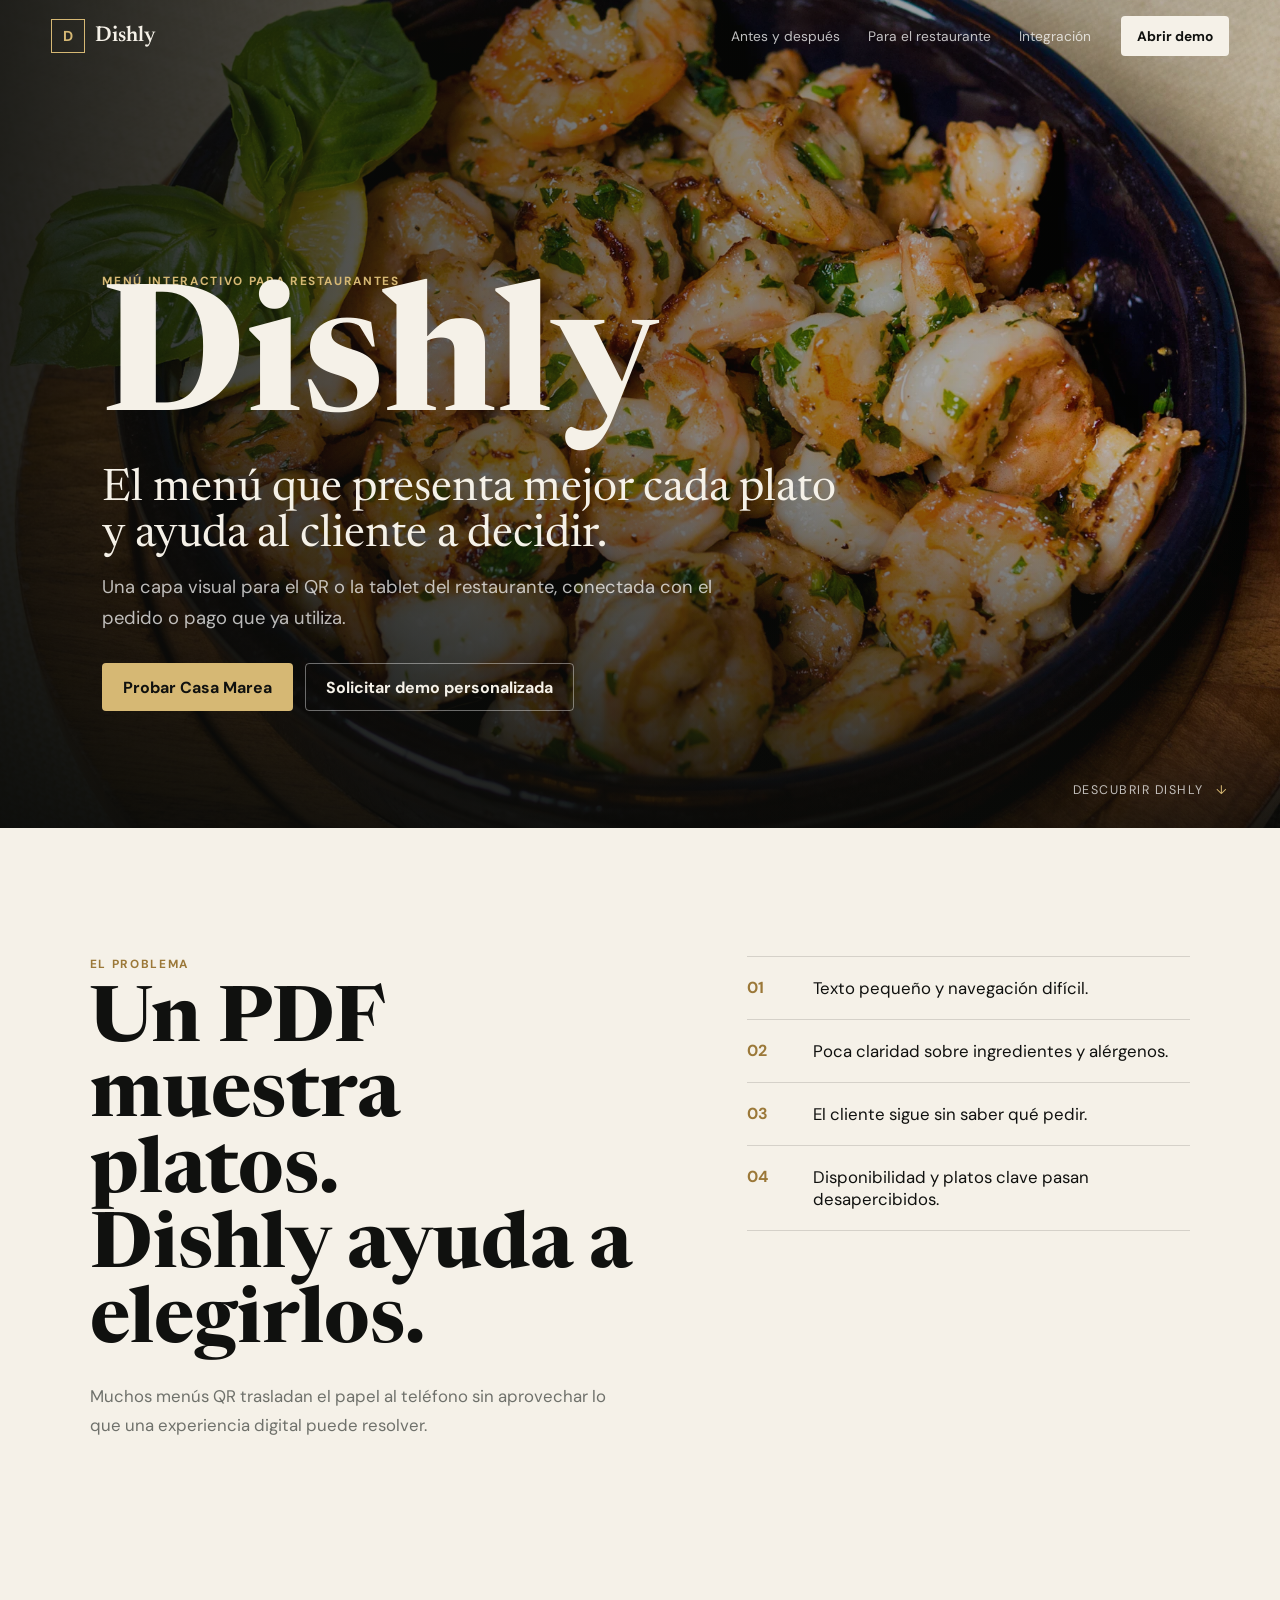
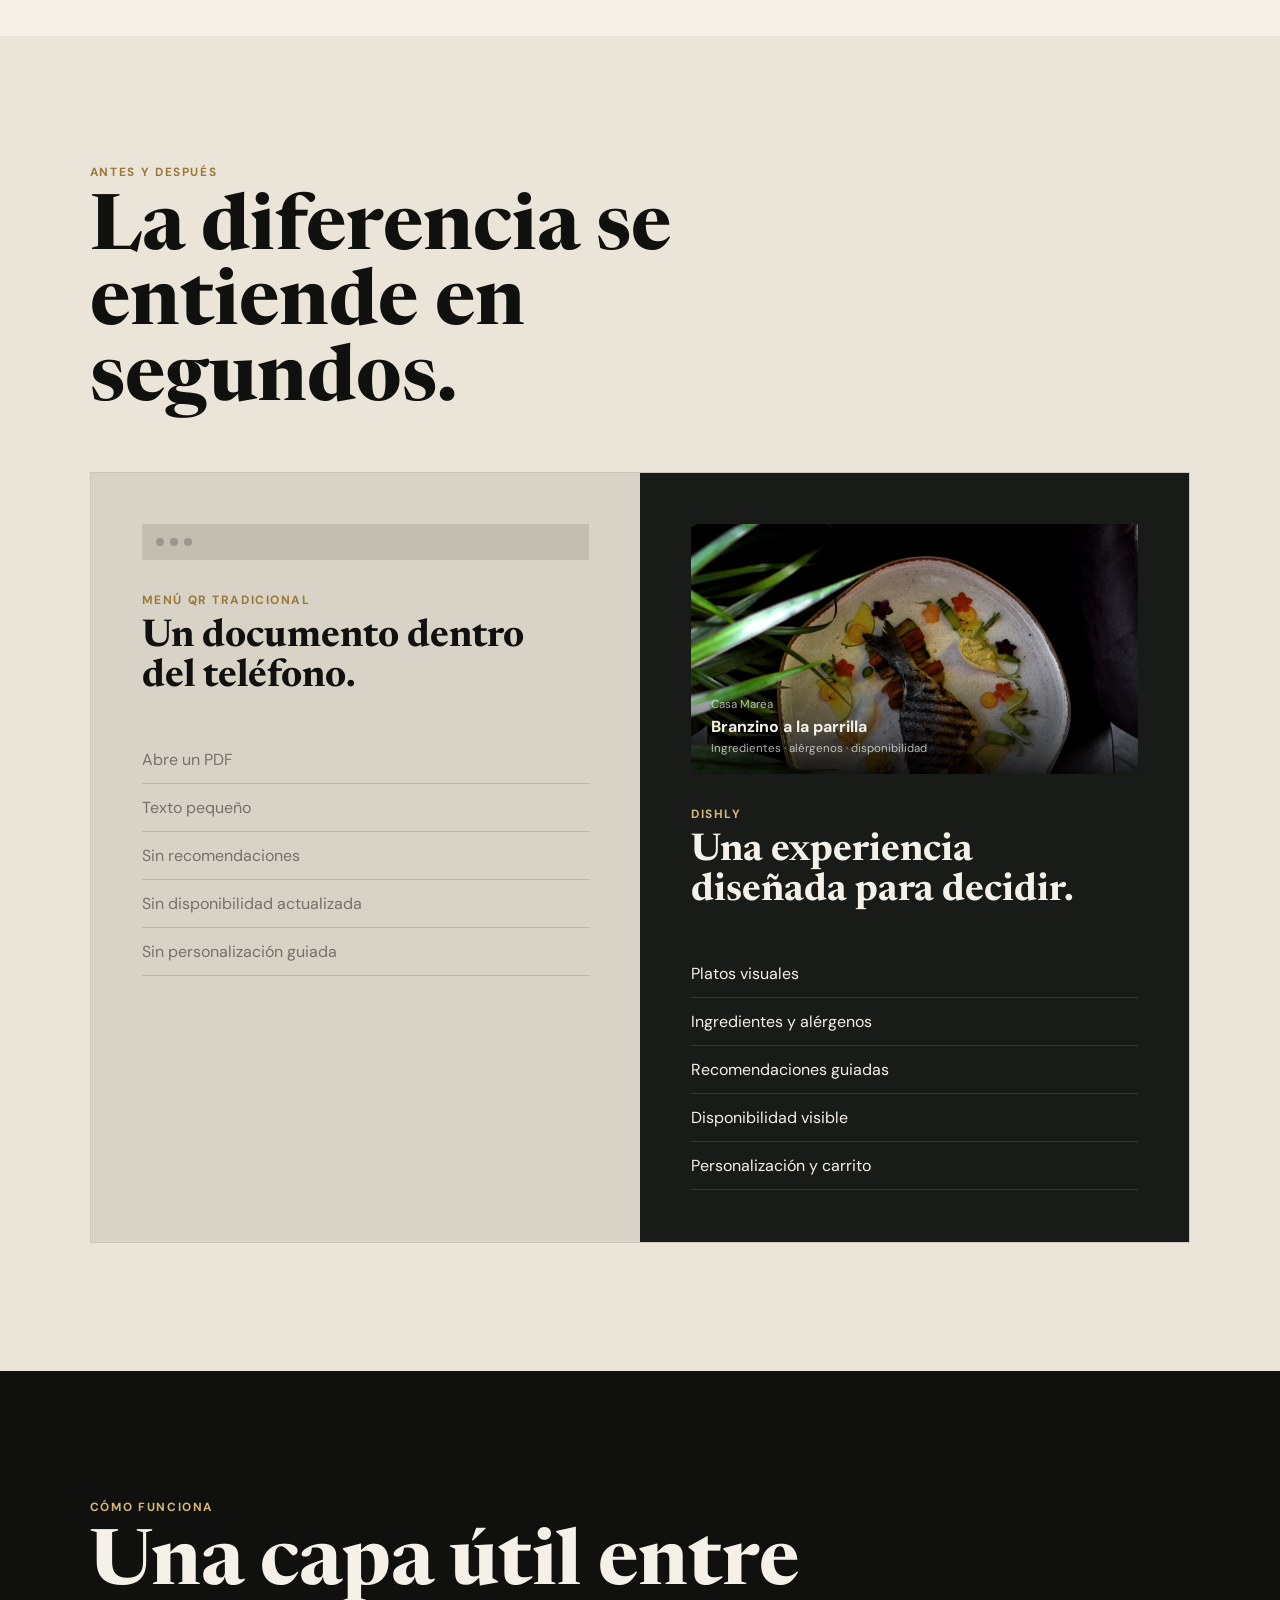
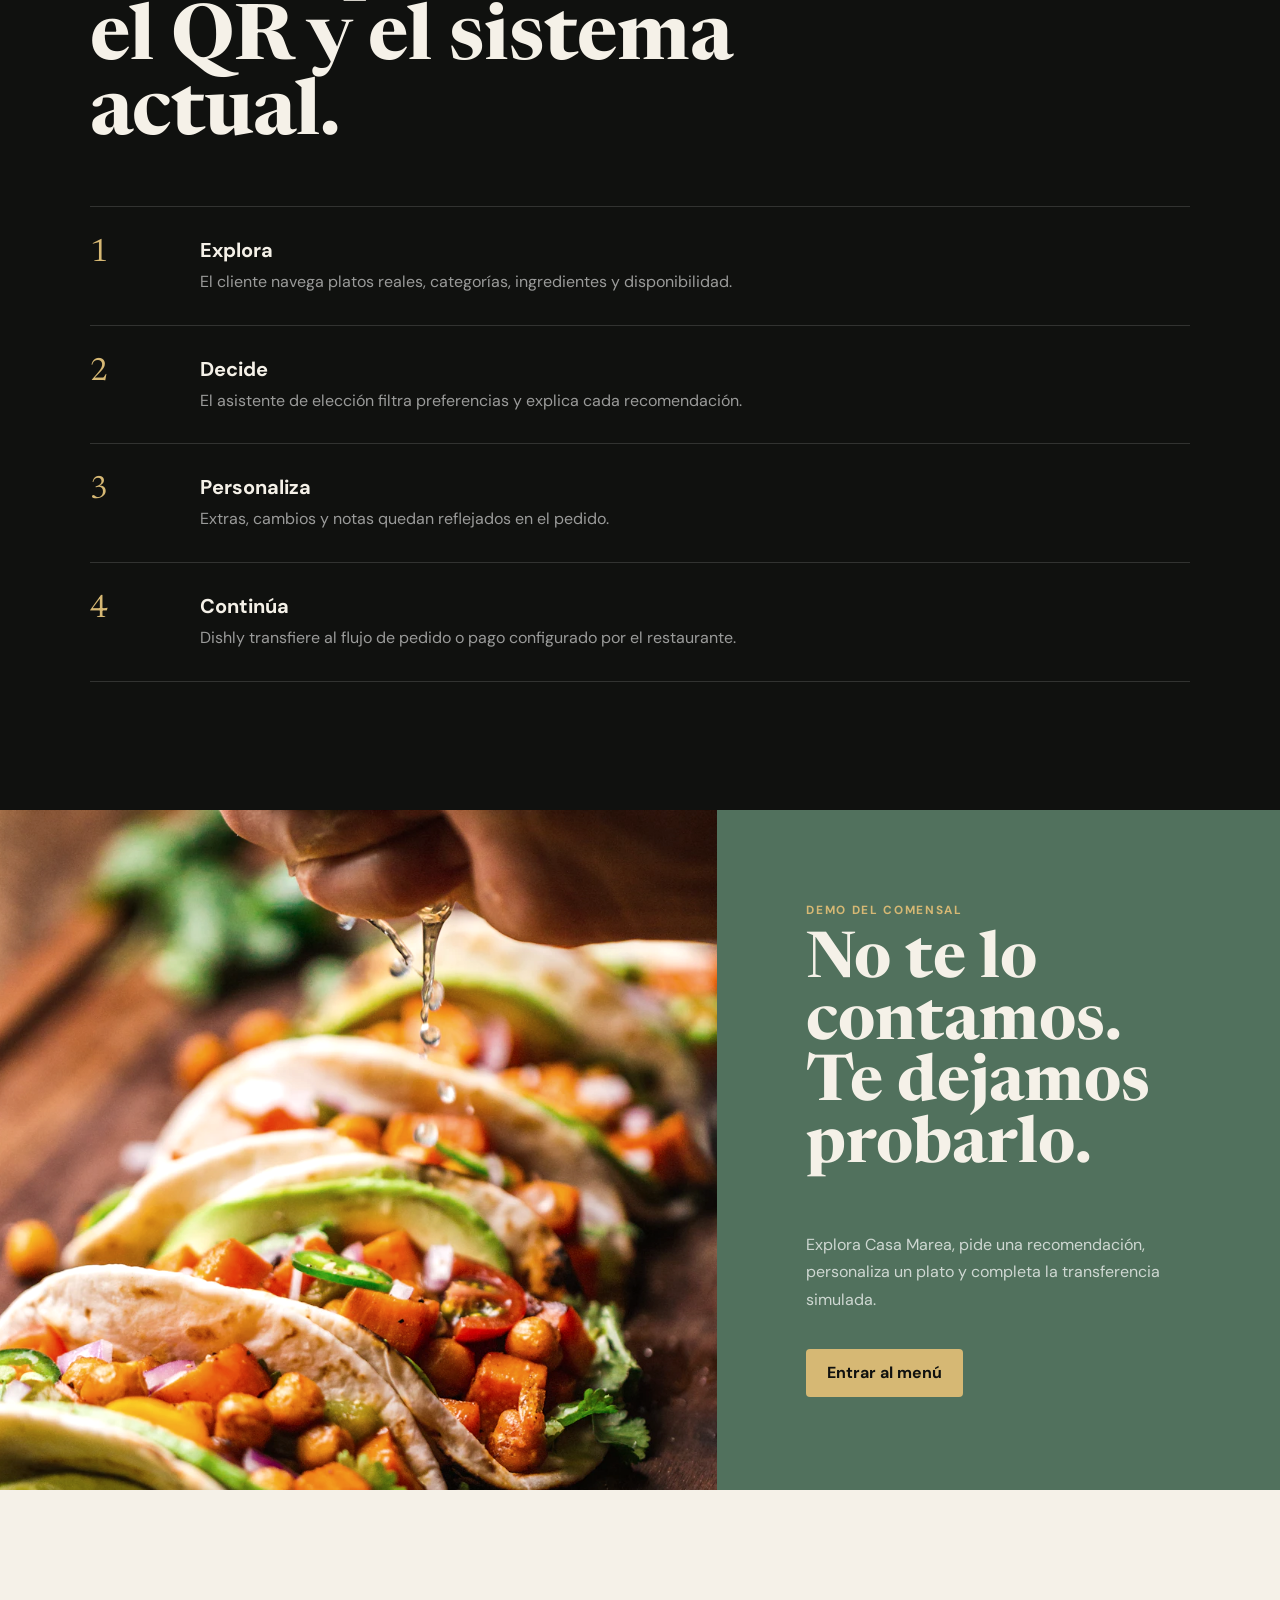
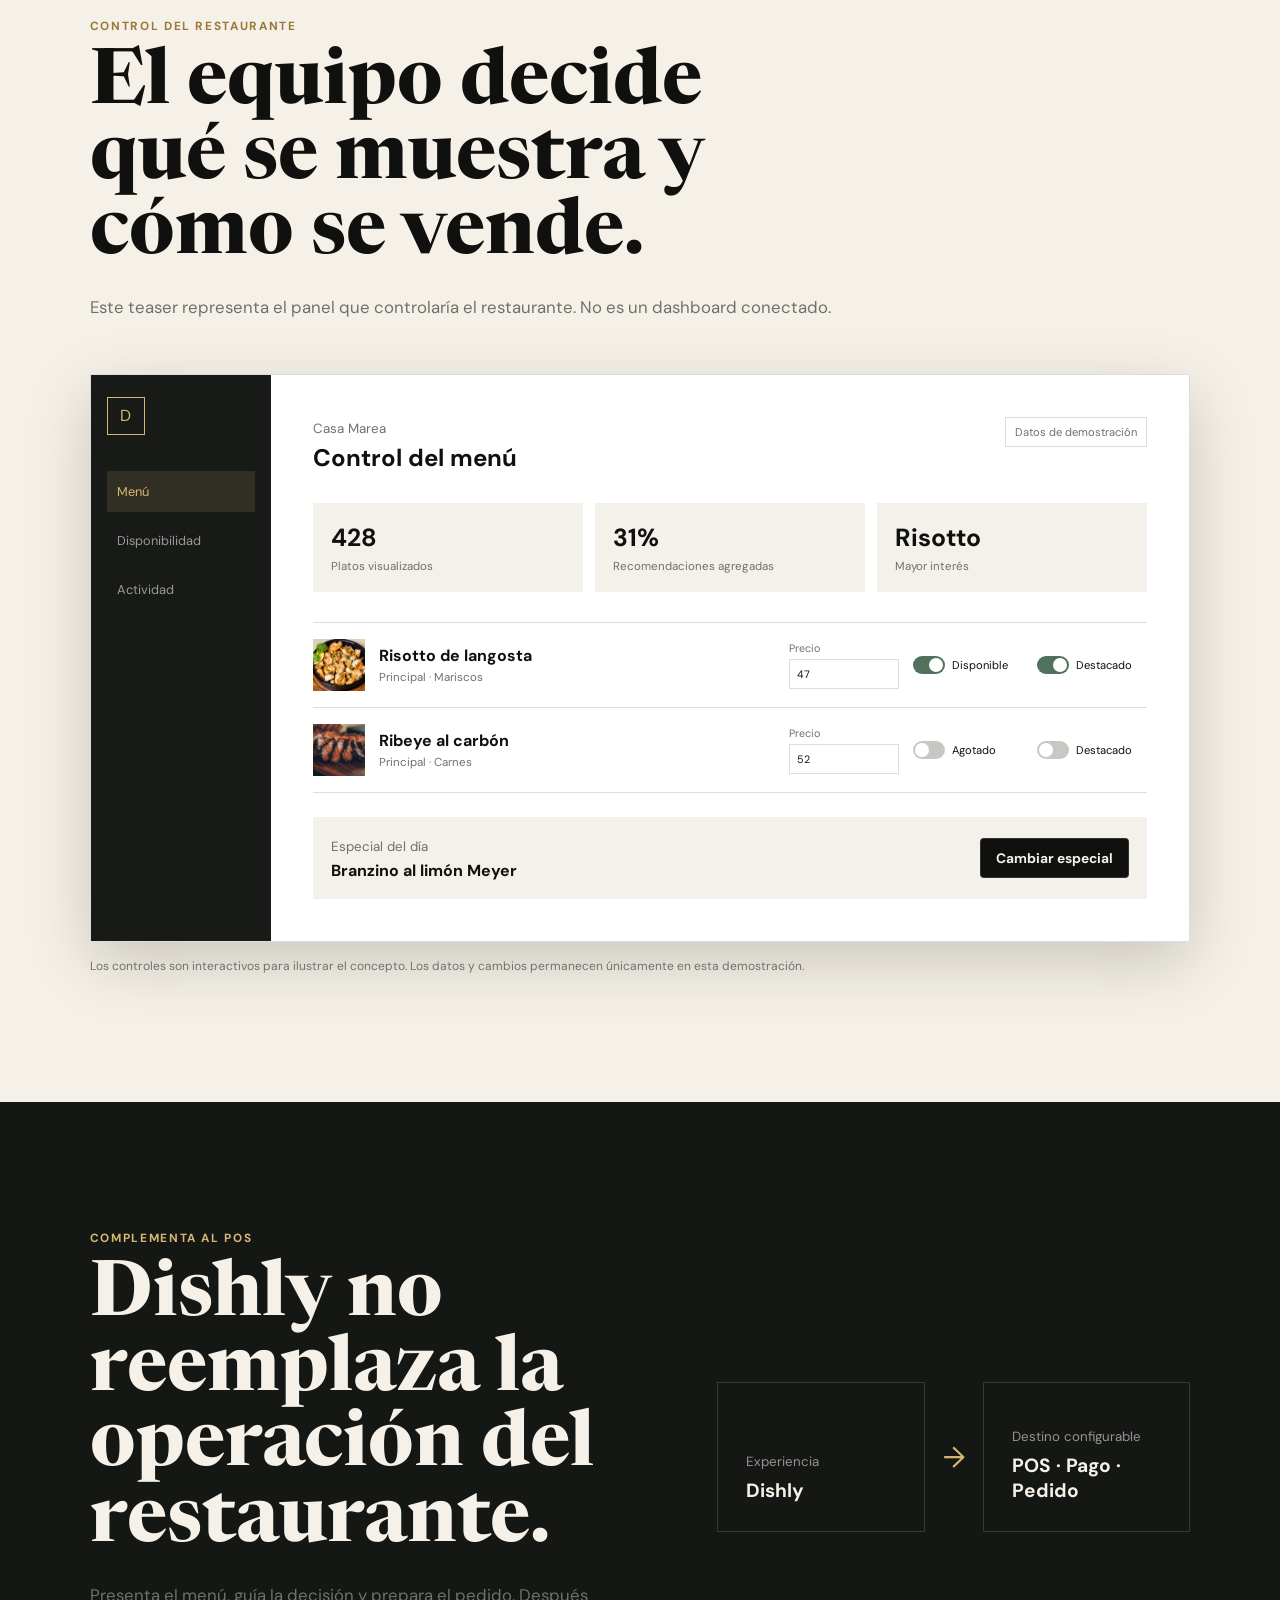
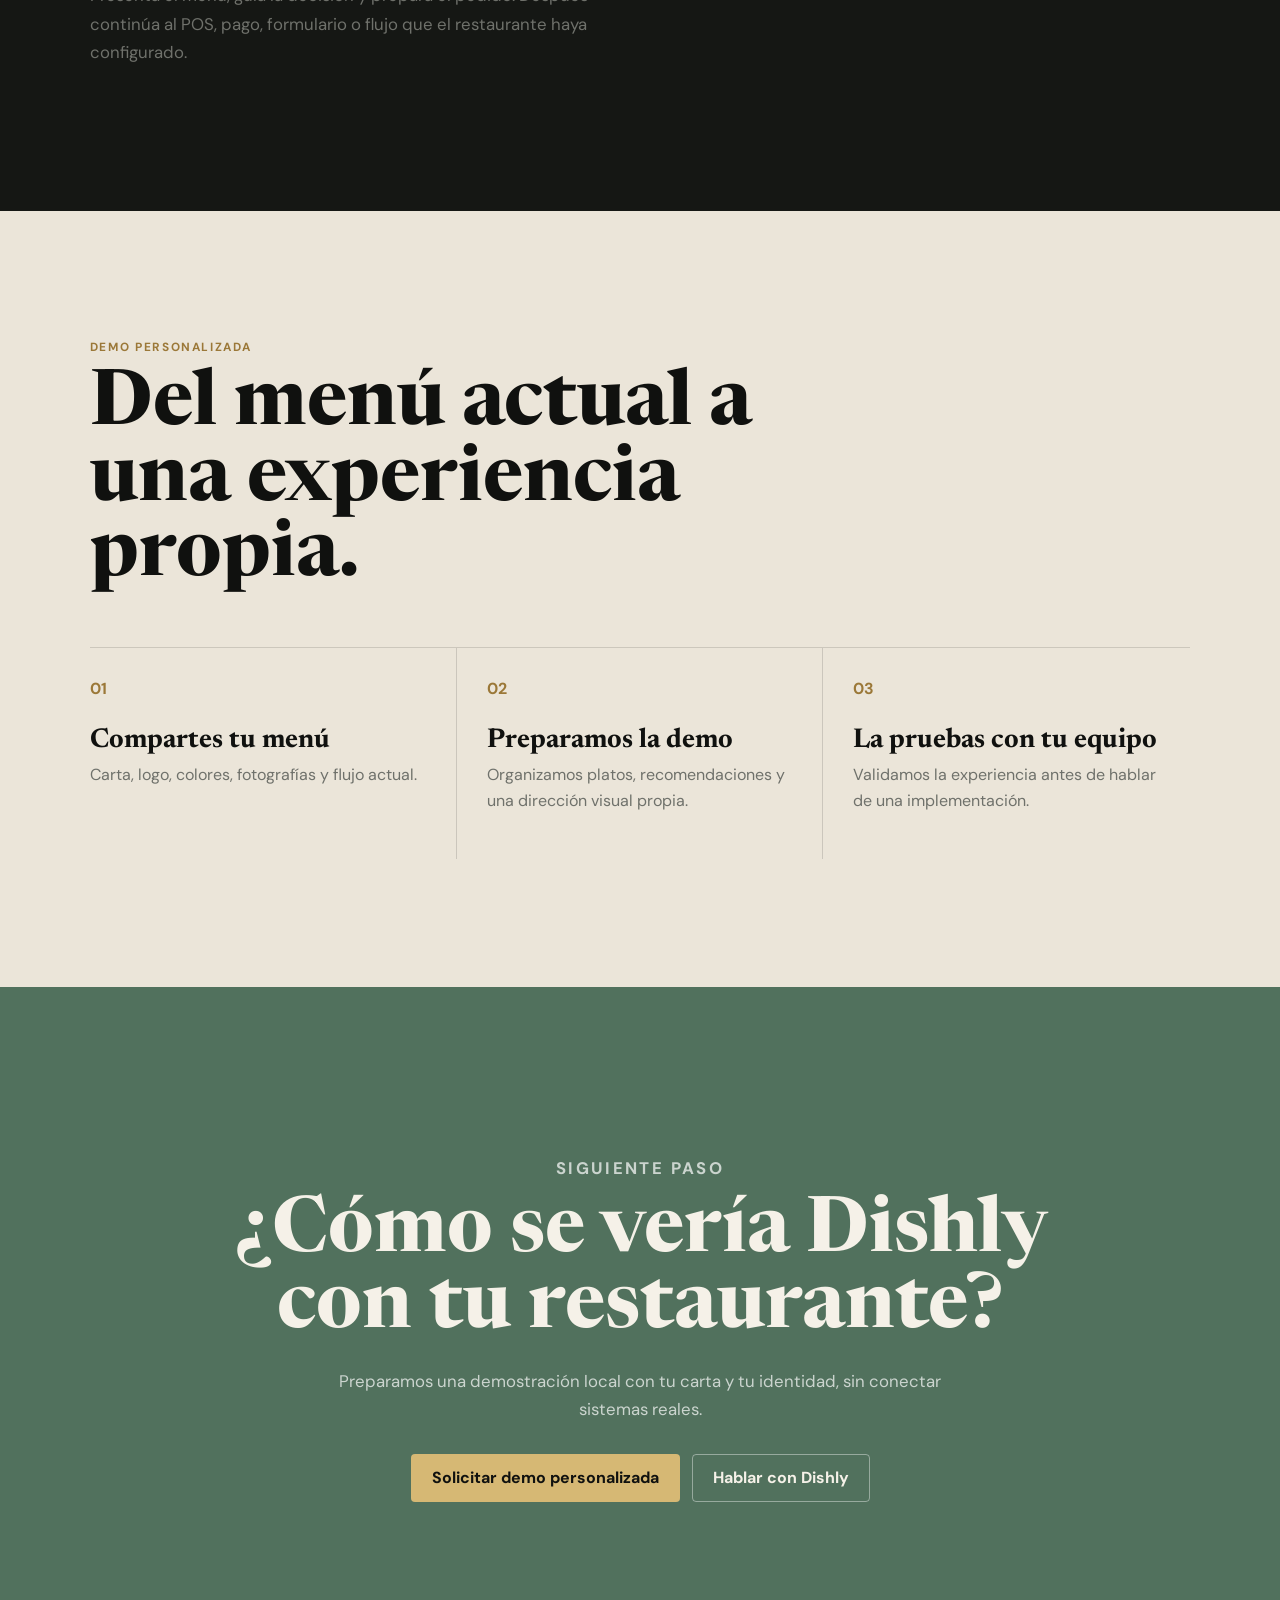
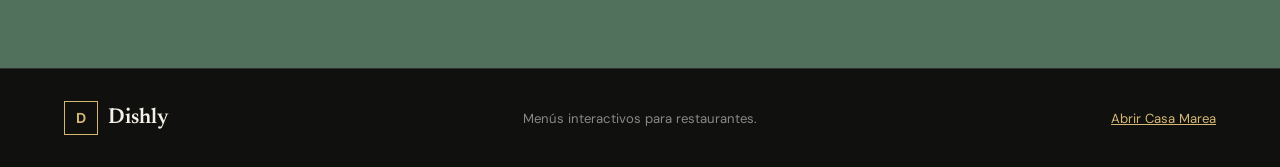
<file: index.html>
<!doctype html>
<html lang="es">
<head>
  <meta charset="utf-8">
  <meta name="viewport" content="width=device-width, initial-scale=1">
  <meta name="description" content="Dishly convierte el menú de un restaurante en una experiencia visual, guiada y conectada con su flujo actual.">
  <meta property="og:type" content="website">
  <meta property="og:title" content="Dishly · Menús que ayudan a elegir">
  <meta property="og:description" content="Presentación interactiva de Dishly y demo del menú de Casa Marea.">
  <meta property="og:image" content="assets/images/og-dishly.webp">
  <meta name="twitter:card" content="summary_large_image">
  <meta name="theme-color" content="#10110f">
  <title>Dishly · Menús que ayudan a elegir</title>
  <link rel="icon" href="assets/favicon.svg" type="image/svg+xml">
  <link rel="preconnect" href="https://fonts.googleapis.com">
  <link rel="preconnect" href="https://fonts.gstatic.com" crossorigin>
  <link href="https://fonts.googleapis.com/css2?family=DM+Sans:wght@400;500;600;700&family=Newsreader:opsz,wght@6..72,500;6..72,600&display=swap" rel="stylesheet">
  <link rel="stylesheet" href="assets/css/site.css">
</head>
<body class="pitch-page">
  <a class="skip-link" href="#contenido">Saltar al contenido</a>

  <header class="site-header" data-header>
    <a class="brand" href="#inicio" aria-label="Dishly, inicio">
      <span class="brand-mark" aria-hidden="true">D</span>
      <span>Dishly</span>
    </a>
    <nav class="desktop-nav" aria-label="Navegación principal">
      <a href="#comparacion">Antes y después</a>
      <a href="#restaurante">Para el restaurante</a>
      <a href="#integracion">Integración</a>
    </nav>
    <a class="button button-small button-light" href="menu.html">Abrir demo</a>
  </header>

  <main id="contenido">
    <section class="pitch-hero" id="inicio" aria-labelledby="hero-title">
      <img class="pitch-hero-media" src="assets/images/hero-casa-marea.webp" alt="Plato de mariscos con hierbas frescas en Casa Marea" width="1800" height="1200">
      <div class="hero-shade" aria-hidden="true"></div>
      <div class="pitch-hero-content">
        <p class="eyebrow">Menú interactivo para restaurantes</p>
        <h1 id="hero-title">Dishly</h1>
        <p class="hero-offer">El menú que presenta mejor cada plato y ayuda al cliente a decidir.</p>
        <p class="hero-copy">Una capa visual para el QR o la tablet del restaurante, conectada con el pedido o pago que ya utiliza.</p>
        <div class="hero-actions">
          <a class="button button-primary" href="menu.html">Probar Casa Marea</a>
          <button class="button button-ghost" type="button" data-open-contact>Solicitar demo personalizada</button>
        </div>
      </div>
      <a class="hero-next" href="#problema">Descubrir Dishly <span aria-hidden="true">↓</span></a>
    </section>

    <section class="section section-problem" id="problema">
      <div class="section-heading">
        <p class="eyebrow">El problema</p>
        <h2>Un PDF muestra platos.<br>Dishly ayuda a elegirlos.</h2>
        <p>Muchos menús QR trasladan el papel al teléfono sin aprovechar lo que una experiencia digital puede resolver.</p>
      </div>
      <div class="problem-list" aria-label="Problemas frecuentes de los menús QR">
        <div><strong>01</strong><span>Texto pequeño y navegación difícil.</span></div>
        <div><strong>02</strong><span>Poca claridad sobre ingredientes y alérgenos.</span></div>
        <div><strong>03</strong><span>El cliente sigue sin saber qué pedir.</span></div>
        <div><strong>04</strong><span>Disponibilidad y platos clave pasan desapercibidos.</span></div>
      </div>
    </section>

    <section class="section compare-section" id="comparacion">
      <div class="section-heading">
        <p class="eyebrow">Antes y después</p>
        <h2>La diferencia se entiende en segundos.</h2>
      </div>
      <div class="compare-grid">
        <article class="compare-side compare-old">
          <div class="compare-browser" aria-hidden="true">
            <span></span><span></span><span></span>
          </div>
          <p class="compare-kicker">Menú QR tradicional</p>
          <h3>Un documento dentro del teléfono.</h3>
          <ul class="feature-list muted-list">
            <li>Abre un PDF</li>
            <li>Texto pequeño</li>
            <li>Sin recomendaciones</li>
            <li>Sin disponibilidad actualizada</li>
            <li>Sin personalización guiada</li>
          </ul>
        </article>
        <article class="compare-side compare-new">
          <div class="menu-preview" aria-label="Vista ilustrativa del menú Dishly">
            <img src="assets/images/branzino.jpg" alt="" width="1200" height="900" loading="lazy">
            <div>
              <small>Casa Marea</small>
              <strong>Branzino a la parrilla</strong>
              <span>Ingredientes · alérgenos · disponibilidad</span>
            </div>
          </div>
          <p class="compare-kicker">Dishly</p>
          <h3>Una experiencia diseñada para decidir.</h3>
          <ul class="feature-list">
            <li>Platos visuales</li>
            <li>Ingredientes y alérgenos</li>
            <li>Recomendaciones guiadas</li>
            <li>Disponibilidad visible</li>
            <li>Personalización y carrito</li>
          </ul>
        </article>
      </div>
    </section>

    <section class="section how-section" id="como-funciona">
      <div class="section-heading">
        <p class="eyebrow">Cómo funciona</p>
        <h2>Una capa útil entre el QR y el sistema actual.</h2>
      </div>
      <ol class="how-steps">
        <li>
          <span>1</span>
          <div><h3>Explora</h3><p>El cliente navega platos reales, categorías, ingredientes y disponibilidad.</p></div>
        </li>
        <li>
          <span>2</span>
          <div><h3>Decide</h3><p>El asistente de elección filtra preferencias y explica cada recomendación.</p></div>
        </li>
        <li>
          <span>3</span>
          <div><h3>Personaliza</h3><p>Extras, cambios y notas quedan reflejados en el pedido.</p></div>
        </li>
        <li>
          <span>4</span>
          <div><h3>Continúa</h3><p>Dishly transfiere al flujo de pedido o pago configurado por el restaurante.</p></div>
        </li>
      </ol>
    </section>

    <section class="demo-band" aria-labelledby="demo-title">
      <img src="assets/images/tacos-short-rib.webp" alt="Tacos de short rib de Casa Marea" width="1200" height="900" loading="lazy">
      <div class="demo-band-copy">
        <p class="eyebrow">Demo del comensal</p>
        <h2 id="demo-title">No te lo contamos.<br>Te dejamos probarlo.</h2>
        <p>Explora Casa Marea, pide una recomendación, personaliza un plato y completa la transferencia simulada.</p>
        <a class="button button-primary" href="menu.html">Entrar al menú</a>
      </div>
    </section>

    <section class="section restaurant-section" id="restaurante">
      <div class="section-heading">
        <p class="eyebrow">Control del restaurante</p>
        <h2>El equipo decide qué se muestra y cómo se vende.</h2>
        <p>Este teaser representa el panel que controlaría el restaurante. No es un dashboard conectado.</p>
      </div>
      <div class="dashboard-teaser">
        <div class="dashboard-sidebar" aria-hidden="true">
          <span class="dash-logo">D</span>
          <span class="dash-nav active">Menú</span>
          <span class="dash-nav">Disponibilidad</span>
          <span class="dash-nav">Actividad</span>
        </div>
        <div class="dashboard-main">
          <div class="dash-head">
            <div><small>Casa Marea</small><h3>Control del menú</h3></div>
            <span class="demo-label">Datos de demostración</span>
          </div>
          <div class="metric-row">
            <div><strong>428</strong><span>Platos visualizados</span></div>
            <div><strong>31%</strong><span>Recomendaciones agregadas</span></div>
            <div><strong>Risotto</strong><span>Mayor interés</span></div>
          </div>
          <div class="dish-control-list">
            <div class="dish-control" data-control-row>
              <img src="assets/images/risotto-langosta.webp" alt="" width="1200" height="900" loading="lazy">
              <div><strong>Risotto de langosta</strong><span>Principal · Mariscos</span></div>
              <label class="price-control">Precio <input type="number" value="47" min="0" aria-label="Precio de Risotto de langosta"></label>
              <label class="switch"><input type="checkbox" checked><span></span><em>Disponible</em></label>
              <label class="switch"><input type="checkbox" checked><span></span><em>Destacado</em></label>
            </div>
            <div class="dish-control" data-control-row>
              <img src="assets/images/ribeye.webp" alt="" width="1200" height="900" loading="lazy">
              <div><strong>Ribeye al carbón</strong><span>Principal · Carnes</span></div>
              <label class="price-control">Precio <input type="number" value="52" min="0" aria-label="Precio de Ribeye al carbón"></label>
              <label class="switch"><input type="checkbox"><span></span><em>Agotado</em></label>
              <label class="switch"><input type="checkbox"><span></span><em>Destacado</em></label>
            </div>
          </div>
          <div class="special-editor">
            <div><small>Especial del día</small><strong data-special-label>Branzino al limón Meyer</strong></div>
            <button class="button button-small button-dark" type="button" data-change-special>Cambiar especial</button>
          </div>
        </div>
      </div>
      <p class="dashboard-note">Los controles son interactivos para ilustrar el concepto. Los datos y cambios permanecen únicamente en esta demostración.</p>
    </section>

    <section class="section integration-section" id="integracion">
      <div class="integration-copy">
        <p class="eyebrow">Complementa al POS</p>
        <h2>Dishly no reemplaza la operación del restaurante.</h2>
        <p>Presenta el menú, guía la decisión y prepara el pedido. Después continúa al POS, pago, formulario o flujo que el restaurante haya configurado.</p>
      </div>
      <div class="flow-diagram" aria-label="Flujo de Dishly hacia el sistema del restaurante">
        <div><small>Experiencia</small><strong>Dishly</strong></div>
        <span aria-hidden="true">→</span>
        <div><small>Destino configurable</small><strong>POS · Pago · Pedido</strong></div>
      </div>
    </section>

    <section class="section process-section" id="proceso">
      <div class="section-heading">
        <p class="eyebrow">Demo personalizada</p>
        <h2>Del menú actual a una experiencia propia.</h2>
      </div>
      <div class="process-grid">
        <div><span>01</span><h3>Compartes tu menú</h3><p>Carta, logo, colores, fotografías y flujo actual.</p></div>
        <div><span>02</span><h3>Preparamos la demo</h3><p>Organizamos platos, recomendaciones y una dirección visual propia.</p></div>
        <div><span>03</span><h3>La pruebas con tu equipo</h3><p>Validamos la experiencia antes de hablar de una implementación.</p></div>
      </div>
    </section>

    <section class="final-cta">
      <p class="eyebrow">Siguiente paso</p>
      <h2>¿Cómo se vería Dishly con tu restaurante?</h2>
      <p>Preparamos una demostración local con tu carta y tu identidad, sin conectar sistemas reales.</p>
      <div>
        <button class="button button-primary" type="button" data-open-contact>Solicitar demo personalizada</button>
        <button class="button button-ghost" type="button" data-open-contact>Hablar con Dishly</button>
      </div>
    </section>
  </main>

  <footer class="site-footer">
    <div class="brand"><span class="brand-mark" aria-hidden="true">D</span><span>Dishly</span></div>
    <p>Menús interactivos para restaurantes.</p>
    <a href="menu.html">Abrir Casa Marea</a>
  </footer>

  <div class="modal-overlay" id="contact-modal" hidden>
    <section class="dialog contact-dialog" role="dialog" aria-modal="true" aria-labelledby="contact-title">
      <button class="icon-button dialog-close" type="button" data-close-contact aria-label="Cerrar formulario">×</button>
      <p class="eyebrow">Demo personalizada</p>
      <h2 id="contact-title">Cuéntanos sobre el restaurante.</h2>
      <p class="dialog-intro">Este formulario funciona localmente para la demostración. No envía información porque todavía no existe un destino de contacto configurado.</p>
      <form id="contact-form" novalidate>
        <div class="form-grid">
          <label>Nombre del restaurante<input name="restaurant" required autocomplete="organization"></label>
          <label>Nombre del contacto<input name="contact" required autocomplete="name"></label>
          <label>Correo<input name="email" type="email" required autocomplete="email"></label>
          <label>Teléfono opcional<input name="phone" type="tel" autocomplete="tel"></label>
          <label>Número de ubicaciones<input name="locations" type="number" min="1" value="1" required></label>
          <label>POS utilizado<input name="pos" placeholder="Ej. Toast, Square, otro"></label>
        </div>
        <label>Enlace al menú actual<input name="menuUrl" type="url" placeholder="https://"></label>
        <label>Mensaje<textarea name="message" rows="4" placeholder="Cuéntanos qué te gustaría mostrar en la demo"></textarea></label>
        <p class="form-error" id="contact-error" role="alert"></p>
        <button class="button button-primary button-full" type="submit">Preparar solicitud de demostración</button>
      </form>
      <div class="form-success" id="contact-success" hidden>
        <span aria-hidden="true">✓</span>
        <h3>Solicitud preparada localmente</h3>
        <p>No se ha enviado información. Antes de producción debe configurarse un correo, CRM o agenda real.</p>
        <button class="button button-dark" type="button" data-close-contact>Cerrar</button>
      </div>
    </section>
  </div>

  <script src="assets/js/pitch.js" defer></script>
</body>
</html>
</file>
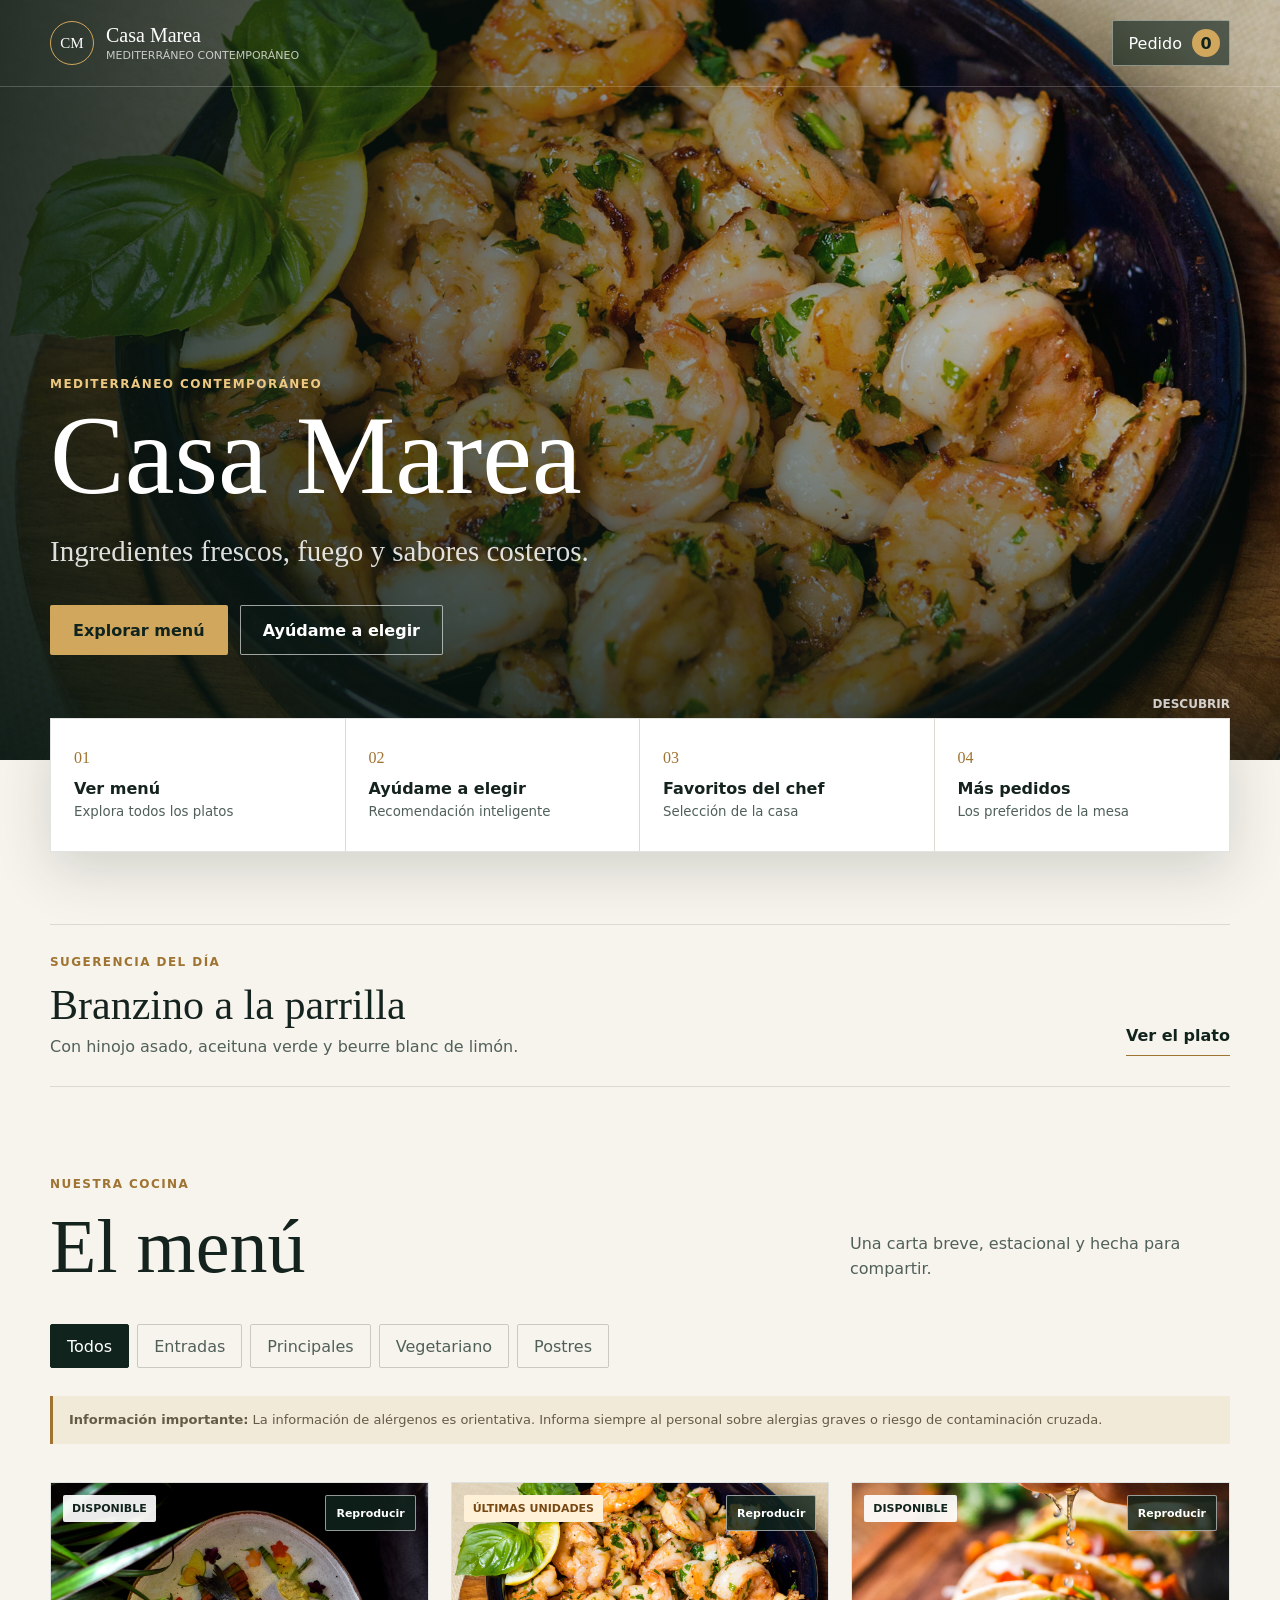
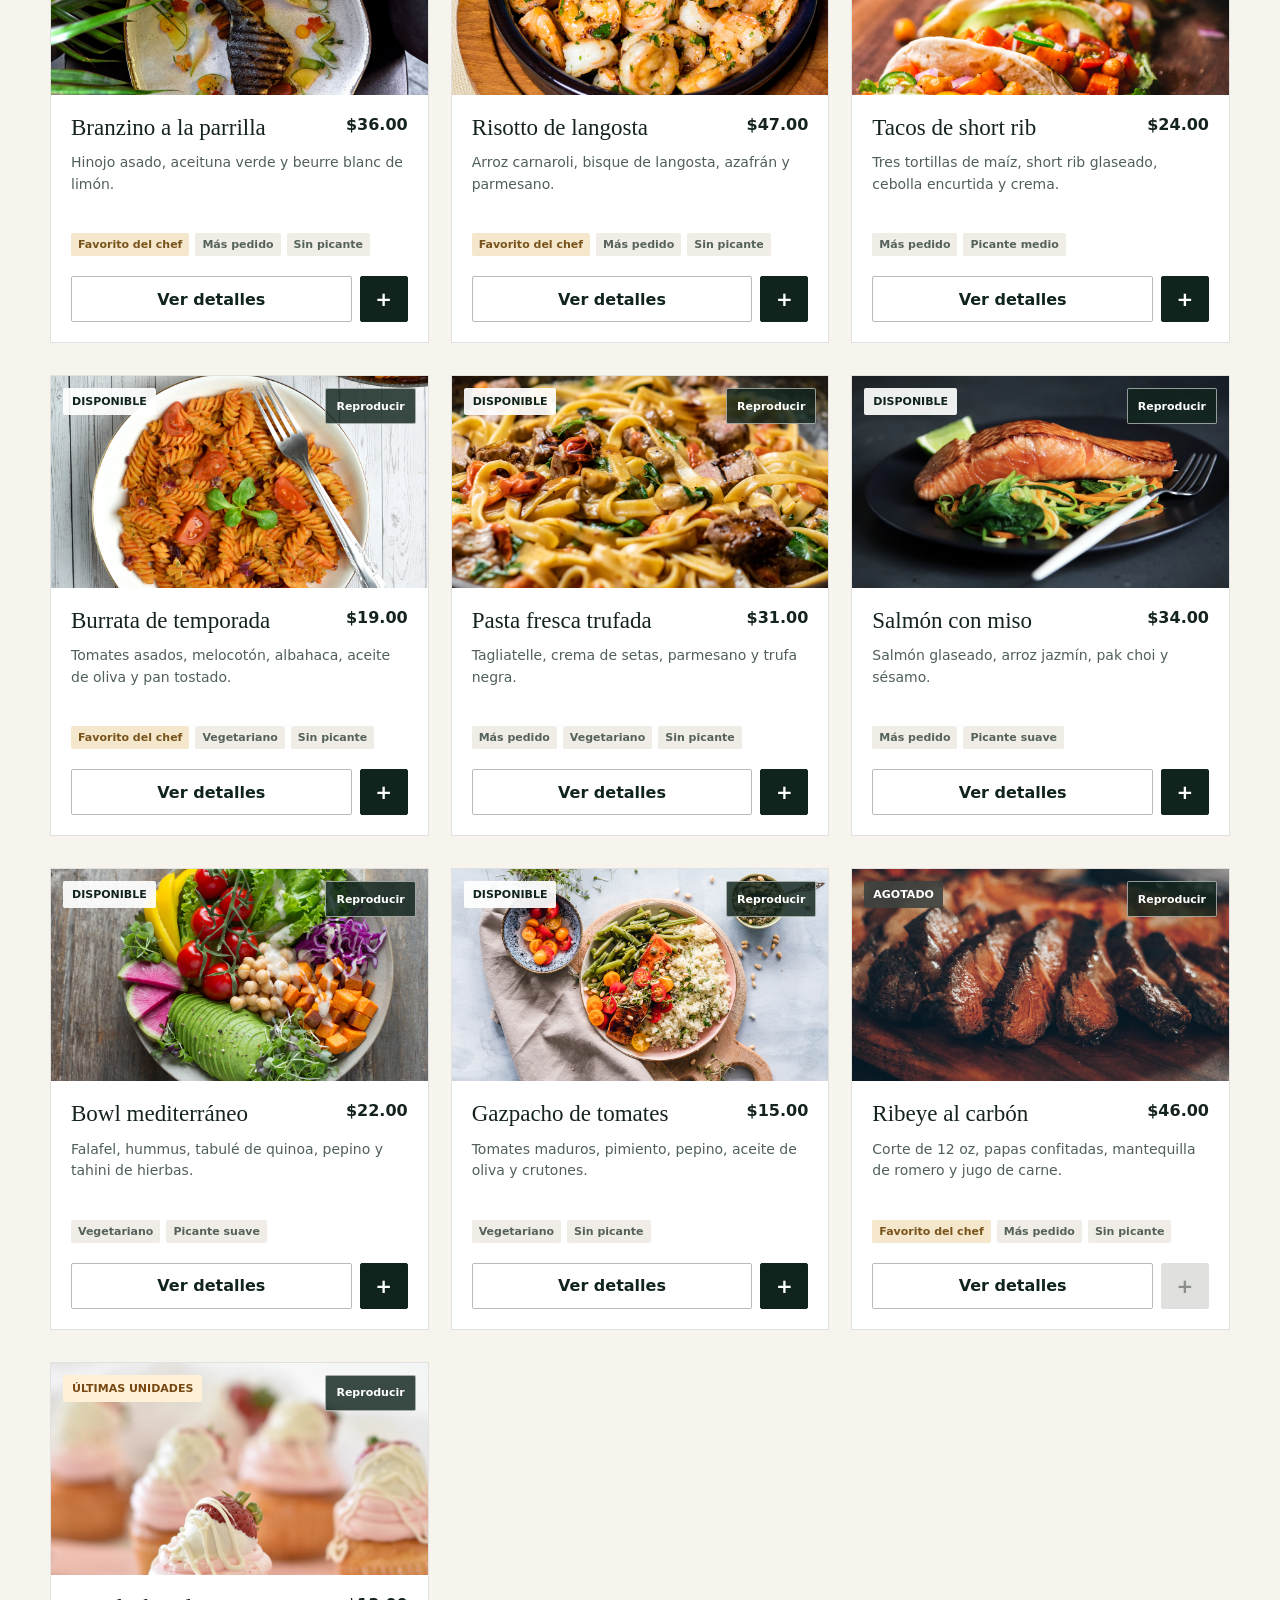
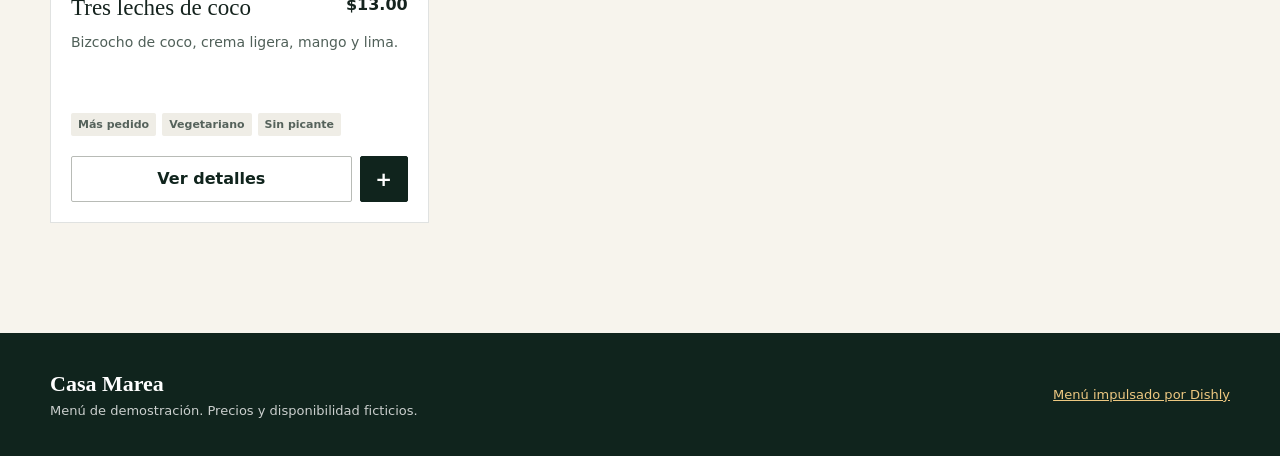
<file: menu.html>
<!doctype html>
<html lang="es">
<head>
  <meta charset="utf-8">
  <meta name="viewport" content="width=device-width, initial-scale=1">
  <meta name="theme-color" content="#10241d">
  <meta name="description" content="Menú interactivo de demostración para Casa Marea.">
  <meta property="og:title" content="Casa Marea | Menú interactivo">
  <meta property="og:description" content="Ingredientes frescos, fuego y sabores costeros.">
  <meta property="og:image" content="assets/images/og-dishly.webp">
  <title>Casa Marea | Menú</title>
  <link rel="icon" href="assets/favicon.svg" type="image/svg+xml">
  <link rel="preload" href="assets/images/hero-casa-marea.webp" as="image" type="image/webp">
  <link rel="stylesheet" href="assets/css/menu.css">
  <script src="assets/js/menu.js" defer></script>
</head>
<body>
  <a class="skip-link" href="#menu">Saltar al menú</a>

  <header class="menu-header" id="top">
    <a class="restaurant-mark" href="#top" aria-label="Casa Marea, inicio">
      <span class="mark-symbol" aria-hidden="true">CM</span>
      <span>
        <strong>Casa Marea</strong>
        <small>Mediterráneo contemporáneo</small>
      </span>
    </a>
    <button class="cart-trigger" id="cartTrigger" type="button" aria-label="Abrir carrito, 0 artículos" aria-controls="cartDrawer">
      <span aria-hidden="true">Pedido</span>
      <strong id="cartCount">0</strong>
    </button>
  </header>

  <main>
    <section class="menu-hero" aria-labelledby="heroTitle">
      <img src="assets/images/hero-casa-marea.webp" alt="Mesa servida con platos mediterráneos en Casa Marea" width="1600" height="1000">
      <div class="hero-shade"></div>
      <div class="hero-content">
        <p class="eyebrow">Mediterráneo contemporáneo</p>
        <h1 id="heroTitle">Casa Marea</h1>
        <p>Ingredientes frescos, fuego y sabores costeros.</p>
        <div class="hero-actions">
          <a class="button button-primary" href="#menu">Explorar menú</a>
          <button class="button button-secondary" type="button" data-open-recommender>Ayúdame a elegir</button>
        </div>
      </div>
      <a class="hero-scroll" href="#shortcuts">Descubrir</a>
    </section>

    <section class="shortcuts shell" id="shortcuts" aria-label="Accesos rápidos">
      <button type="button" data-scroll-menu>
        <span>01</span>
        <strong>Ver menú</strong>
        <small>Explora todos los platos</small>
      </button>
      <button type="button" data-open-recommender>
        <span>02</span>
        <strong>Ayúdame a elegir</strong>
        <small>Recomendación inteligente</small>
      </button>
      <button type="button" data-filter-shortcut="chef">
        <span>03</span>
        <strong>Favoritos del chef</strong>
        <small>Selección de la casa</small>
      </button>
      <button type="button" data-filter-shortcut="popular">
        <span>04</span>
        <strong>Más pedidos</strong>
        <small>Los preferidos de la mesa</small>
      </button>
    </section>

    <section class="daily-special shell" aria-labelledby="specialTitle">
      <div>
        <p class="eyebrow">Sugerencia del día</p>
        <h2 id="specialTitle">Branzino a la parrilla</h2>
        <p>Con hinojo asado, aceituna verde y beurre blanc de limón.</p>
      </div>
      <button class="text-button" type="button" data-dish-id="branzino">Ver el plato</button>
    </section>

    <section class="menu-section" id="menu" aria-labelledby="menuTitle">
      <div class="shell">
        <div class="section-heading">
          <div>
            <p class="eyebrow">Nuestra cocina</p>
            <h2 id="menuTitle">El menú</h2>
          </div>
          <p>Una carta breve, estacional y hecha para compartir.</p>
        </div>

        <div class="category-nav" id="categoryNav" role="toolbar" aria-label="Filtrar platos por categoría">
          <button class="is-active" type="button" data-category="all" aria-pressed="true">Todos</button>
          <button type="button" data-category="entradas" aria-pressed="false">Entradas</button>
          <button type="button" data-category="principales" aria-pressed="false">Principales</button>
          <button type="button" data-category="vegetariano" aria-pressed="false">Vegetariano</button>
          <button type="button" data-category="postres" aria-pressed="false">Postres</button>
        </div>

        <p class="allergen-notice">
          <strong>Información importante:</strong> La información de alérgenos es orientativa. Informa siempre al personal sobre alergias graves o riesgo de contaminación cruzada.
        </p>

        <div class="dish-grid" id="dishGrid" aria-live="polite"></div>
        <p class="empty-state" id="emptyState" hidden>No hay platos disponibles en esta selección.</p>
      </div>
    </section>
  </main>

  <footer class="menu-footer">
    <div class="shell">
      <div>
        <strong>Casa Marea</strong>
        <p>Menú de demostración. Precios y disponibilidad ficticios.</p>
      </div>
      <a href="index.html">Menú impulsado por Dishly</a>
    </div>
  </footer>

  <div class="modal-layer" id="dishModal" hidden>
    <div class="modal-backdrop" data-close-modal></div>
    <section class="dish-modal" role="dialog" aria-modal="true" aria-labelledby="dishModalTitle">
      <button class="icon-close" type="button" data-close-modal aria-label="Cerrar detalles">×</button>
      <div id="dishModalContent"></div>
    </section>
  </div>

  <div class="drawer-layer" id="cartLayer" hidden>
    <div class="modal-backdrop" data-close-cart></div>
    <aside class="cart-drawer" id="cartDrawer" aria-labelledby="cartTitle" aria-modal="true" role="dialog">
      <header>
        <div>
          <p class="eyebrow">Mesa 12 · demostración</p>
          <h2 id="cartTitle">Tu pedido</h2>
        </div>
        <button class="icon-close" type="button" data-close-cart aria-label="Cerrar carrito">×</button>
      </header>
      <div class="cart-body" id="cartBody"></div>
      <footer class="cart-footer" id="cartFooter"></footer>
    </aside>
  </div>

  <div class="modal-layer" id="recommenderModal" hidden>
    <div class="modal-backdrop" data-close-recommender></div>
    <section class="recommender-modal" role="dialog" aria-modal="true" aria-labelledby="recommenderTitle">
      <button class="icon-close" type="button" data-close-recommender aria-label="Cerrar asistente">×</button>
      <div id="recommenderContent"></div>
    </section>
  </div>

  <div class="modal-layer" id="transferModal" hidden>
    <div class="modal-backdrop" data-close-transfer></div>
    <section class="transfer-modal" role="dialog" aria-modal="true" aria-labelledby="transferTitle">
      <button class="icon-close" type="button" data-close-transfer aria-label="Cerrar transferencia">×</button>
      <div id="transferContent"></div>
    </section>
  </div>

  <div class="toast" id="toast" role="status" aria-live="polite" hidden></div>
</body>
</html>
</file>
<file: assets/css/site.css>
:root {
  --ink: #10110f;
  --ink-soft: #191b18;
  --paper: #f5f1e8;
  --paper-soft: #ebe5d9;
  --gold: #d6b874;
  --gold-dark: #9b7838;
  --green: #51715d;
  --red: #a8493f;
  --muted: #6f716b;
  --line-dark: rgba(255, 255, 255, .14);
  --line-light: rgba(16, 17, 15, .14);
  --shadow: 0 20px 60px rgba(0, 0, 0, .18);
  --sans: "DM Sans", Arial, sans-serif;
  --serif: "Newsreader", Georgia, serif;
  color-scheme: dark;
}

* { box-sizing: border-box; }
html { scroll-behavior: smooth; }
body { margin: 0; background: var(--ink); color: var(--paper); font-family: var(--sans); }
body.modal-open { overflow: hidden; }
button, input, textarea, select { font: inherit; }
button, a { -webkit-tap-highlight-color: transparent; }
a { color: inherit; }
img { display: block; max-width: 100%; }
:focus-visible { outline: 3px solid var(--gold); outline-offset: 3px; }
.skip-link { position: fixed; left: 12px; top: -80px; z-index: 1000; background: var(--paper); color: var(--ink); padding: 10px 14px; }
.skip-link:focus { top: 12px; }
.eyebrow { margin: 0 0 14px; color: var(--gold); font-size: .74rem; font-weight: 700; letter-spacing: .14em; text-transform: uppercase; }
h1, h2, h3, p { margin-top: 0; }
h1, h2 { font-family: var(--serif); letter-spacing: 0; }
.button { min-height: 48px; display: inline-flex; align-items: center; justify-content: center; border: 1px solid transparent; border-radius: 4px; padding: 0 20px; font-weight: 700; text-decoration: none; cursor: pointer; transition: color .2s, background .2s, border-color .2s, transform .2s; }
.button:hover { transform: translateY(-1px); }
.button-primary { background: var(--gold); color: var(--ink); }
.button-primary:hover { background: #e4c983; }
.button-ghost { background: transparent; color: var(--paper); border-color: rgba(255,255,255,.4); }
.button-ghost:hover { border-color: var(--gold); color: var(--gold); }
.button-light { background: var(--paper); color: var(--ink); }
.button-dark { background: var(--ink); color: var(--paper); border-color: var(--line-dark); }
.button-small { min-height: 40px; padding: 0 15px; font-size: .86rem; }
.button-full { width: 100%; }
.icon-button { width: 44px; height: 44px; border: 1px solid var(--line-light); background: transparent; color: inherit; border-radius: 50%; cursor: pointer; font-size: 1.5rem; }

.site-header { position: fixed; z-index: 100; inset: 0 0 auto; height: 72px; display: flex; align-items: center; justify-content: space-between; gap: 30px; padding: 0 clamp(18px, 4vw, 64px); border-bottom: 1px solid transparent; transition: background .25s, border-color .25s; }
.site-header.scrolled { background: rgba(16,17,15,.92); border-color: var(--line-dark); backdrop-filter: blur(16px); }
.brand { display: inline-flex; align-items: center; gap: 10px; font-family: var(--serif); font-size: 1.35rem; font-weight: 600; text-decoration: none; }
.brand-mark { width: 34px; height: 34px; display: grid; place-items: center; border: 1px solid var(--gold); color: var(--gold); font-family: var(--sans); font-size: .9rem; font-weight: 700; }
.desktop-nav { display: flex; align-items: center; gap: 28px; margin-left: auto; }
.desktop-nav a { color: rgba(255,255,255,.74); font-size: .86rem; text-decoration: none; }
.desktop-nav a:hover { color: var(--paper); }

.pitch-hero { min-height: 92vh; position: relative; display: flex; align-items: flex-end; overflow: hidden; }
.pitch-hero-media, .hero-shade { position: absolute; inset: 0; width: 100%; height: 100%; object-fit: cover; }
.pitch-hero-media { object-position: 50% 58%; }
.hero-shade { background: linear-gradient(90deg, rgba(10,11,9,.9) 0%, rgba(10,11,9,.5) 54%, rgba(10,11,9,.18) 100%), linear-gradient(0deg, rgba(10,11,9,.82), transparent 48%); }
.pitch-hero-content { position: relative; z-index: 2; width: min(860px, calc(100% - 36px)); margin: 0 0 clamp(90px, 13vh, 140px) clamp(18px, 8vw, 130px); }
.pitch-hero h1 { margin-bottom: 0; font-size: clamp(5rem, 14vw, 11rem); line-height: .76; color: var(--paper); }
.hero-offer { max-width: 760px; margin: 30px 0 14px; font-family: var(--serif); font-size: clamp(1.8rem, 3.5vw, 3.35rem); line-height: 1.02; }
.hero-copy { max-width: 620px; color: rgba(255,255,255,.72); font-size: clamp(1rem, 1.5vw, 1.15rem); line-height: 1.65; }
.hero-actions { display: flex; flex-wrap: wrap; gap: 12px; margin-top: 30px; }
.hero-next { position: absolute; z-index: 2; right: clamp(18px,4vw,64px); bottom: 30px; color: rgba(255,255,255,.72); font-size: .78rem; text-decoration: none; text-transform: uppercase; letter-spacing: .12em; }
.hero-next span { color: var(--gold); padding-left: 8px; }

.section { padding: clamp(80px, 10vw, 150px) clamp(18px, 7vw, 110px); }
.section-heading { max-width: 760px; margin-bottom: 52px; }
.section-heading h2, .integration-copy h2, .final-cta h2 { margin-bottom: 20px; font-size: clamp(2.6rem, 6vw, 5.4rem); line-height: .98; }
.section-heading > p:last-child, .integration-copy > p:last-child, .final-cta > p { color: var(--muted); font-size: 1.05rem; line-height: 1.7; }
.section-problem { display: grid; grid-template-columns: minmax(0, 1.1fr) minmax(360px, .9fr); gap: 9vw; background: var(--paper); color: var(--ink); }
.section-problem .eyebrow { color: var(--gold-dark); }
.problem-list { border-top: 1px solid var(--line-light); }
.problem-list div { display: grid; grid-template-columns: 46px 1fr; gap: 20px; padding: 20px 0; border-bottom: 1px solid var(--line-light); }
.problem-list strong { color: var(--gold-dark); }
.problem-list span { font-size: 1.05rem; }

.compare-section { background: var(--paper-soft); color: var(--ink); }
.compare-section .eyebrow { color: var(--gold-dark); }
.compare-grid { display: grid; grid-template-columns: repeat(2, minmax(0, 1fr)); border: 1px solid var(--line-light); }
.compare-side { padding: clamp(24px, 4vw, 58px); min-height: 620px; }
.compare-old { background: #d8d2c7; }
.compare-new { background: var(--ink-soft); color: var(--paper); }
.compare-browser { display: flex; gap: 6px; height: 36px; padding: 14px; background: #c4bdb2; }
.compare-browser span { width: 8px; height: 8px; border-radius: 50%; background: #9b968e; }
.compare-kicker { margin: 32px 0 10px; color: var(--gold-dark); font-size: .75rem; font-weight: 700; text-transform: uppercase; letter-spacing: .13em; }
.compare-new .compare-kicker { color: var(--gold); }
.compare-side h3 { max-width: 440px; font-family: var(--serif); font-size: clamp(2rem, 3vw, 3.2rem); line-height: 1.04; }
.feature-list { display: grid; gap: 0; padding: 0; margin: 34px 0 0; list-style: none; }
.feature-list li { padding: 13px 0; border-bottom: 1px solid currentColor; border-color: rgba(255,255,255,.12); }
.muted-list li { border-color: rgba(16,17,15,.14); color: #767269; }
.menu-preview { height: 250px; position: relative; overflow: hidden; }
.menu-preview img { width: 100%; height: 100%; object-fit: cover; filter: saturate(.86) contrast(1.03); }
.menu-preview div { position: absolute; inset: auto 0 0; padding: 45px 20px 18px; background: linear-gradient(transparent, rgba(0,0,0,.88)); display: grid; gap: 4px; }
.menu-preview small, .menu-preview span { color: rgba(255,255,255,.68); font-size: .72rem; }

.how-section { background: var(--ink); }
.how-steps { list-style: none; margin: 0; padding: 0; border-top: 1px solid var(--line-dark); }
.how-steps li { display: grid; grid-template-columns: 80px 1fr; gap: 30px; padding: 30px 0; border-bottom: 1px solid var(--line-dark); }
.how-steps > li > span { color: var(--gold); font-family: var(--serif); font-size: 2rem; }
.how-steps h3 { margin-bottom: 6px; font-size: 1.25rem; }
.how-steps p { max-width: 620px; margin: 0; color: rgba(255,255,255,.58); line-height: 1.6; }

.demo-band { min-height: 680px; display: grid; grid-template-columns: 1.12fr .88fr; background: var(--green); }
.demo-band > img { width: 100%; height: 100%; min-height: 680px; object-fit: cover; filter: saturate(.78) contrast(1.08); }
.demo-band-copy { display: flex; flex-direction: column; justify-content: center; align-items: flex-start; padding: clamp(44px, 7vw, 100px); }
.demo-band-copy h2 { font-size: clamp(3rem, 5vw, 5rem); line-height: .96; }
.demo-band-copy p:not(.eyebrow) { max-width: 500px; color: rgba(255,255,255,.72); line-height: 1.7; }
.demo-band-copy .button { margin-top: 20px; }

.restaurant-section { background: var(--paper); color: var(--ink); }
.restaurant-section .eyebrow { color: var(--gold-dark); }
.dashboard-teaser { display: grid; grid-template-columns: 180px 1fr; border: 1px solid var(--line-light); background: #fff; box-shadow: var(--shadow); }
.dashboard-sidebar { padding: 22px 16px; background: #181a17; color: #fff; display: flex; flex-direction: column; gap: 8px; }
.dash-logo { width: 38px; height: 38px; display: grid; place-items: center; border: 1px solid var(--gold); color: var(--gold); margin-bottom: 28px; }
.dash-nav { padding: 12px 10px; color: rgba(255,255,255,.56); font-size: .8rem; }
.dash-nav.active { background: rgba(214,184,116,.13); color: var(--gold); }
.dashboard-main { padding: clamp(20px, 4vw, 42px); min-width: 0; }
.dash-head { display: flex; justify-content: space-between; align-items: flex-start; gap: 20px; }
.dash-head small, .special-editor small { color: var(--muted); }
.dash-head h3 { margin: 4px 0 0; font-size: 1.5rem; }
.demo-label { border: 1px solid var(--line-light); padding: 7px 9px; color: var(--muted); font-size: .7rem; }
.metric-row { display: grid; grid-template-columns: repeat(3, 1fr); gap: 12px; margin: 30px 0; }
.metric-row div { padding: 18px; background: #f4f1eb; }
.metric-row strong, .metric-row span { display: block; }
.metric-row strong { font-size: 1.55rem; }
.metric-row span { margin-top: 5px; color: var(--muted); font-size: .72rem; }
.dish-control-list { border-top: 1px solid var(--line-light); }
.dish-control { display: grid; grid-template-columns: 52px minmax(140px,1fr) 110px 110px 110px; gap: 14px; align-items: center; padding: 16px 0; border-bottom: 1px solid var(--line-light); }
.dish-control img { width: 52px; height: 52px; object-fit: cover; }
.dish-control div strong, .dish-control div span { display: block; }
.dish-control div span { color: var(--muted); font-size: .72rem; margin-top: 4px; }
.price-control { color: var(--muted); font-size: .67rem; }
.price-control input { width: 100%; margin-top: 4px; padding: 7px; border: 1px solid var(--line-light); background: white; color: var(--ink); }
.switch { display: grid; grid-template-columns: 32px 1fr; gap: 7px; align-items: center; cursor: pointer; }
.switch input { position: absolute; opacity: 0; pointer-events: none; }
.switch span { width: 32px; height: 18px; position: relative; background: #c7c7c3; border-radius: 20px; transition: background .2s; }
.switch span::after { content: ""; position: absolute; width: 14px; height: 14px; top: 2px; left: 2px; border-radius: 50%; background: white; transition: transform .2s; }
.switch input:checked + span { background: var(--green); }
.switch input:checked + span::after { transform: translateX(14px); }
.switch em { font-style: normal; font-size: .7rem; }
.special-editor { margin-top: 24px; padding: 18px; background: #f4f1eb; display: flex; align-items: center; justify-content: space-between; gap: 16px; }
.special-editor strong { display: block; margin-top: 4px; }
.dashboard-note { color: var(--muted); font-size: .75rem; margin: 16px 0 0; }

.integration-section { display: grid; grid-template-columns: 1fr .9fr; gap: 8vw; align-items: center; background: #151714; }
.flow-diagram { display: flex; align-items: center; gap: 18px; }
.flow-diagram div { flex: 1; min-height: 150px; padding: 28px; border: 1px solid var(--line-dark); display: flex; flex-direction: column; justify-content: flex-end; }
.flow-diagram small { color: rgba(255,255,255,.54); }
.flow-diagram strong { margin-top: 8px; font-size: 1.2rem; }
.flow-diagram > span { color: var(--gold); font-size: 1.8rem; }
.process-section { background: var(--paper-soft); color: var(--ink); }
.process-section .eyebrow { color: var(--gold-dark); }
.process-grid { display: grid; grid-template-columns: repeat(3, 1fr); border-top: 1px solid var(--line-light); }
.process-grid > div { padding: 30px 30px 30px 0; border-right: 1px solid var(--line-light); }
.process-grid > div + div { padding-left: 30px; }
.process-grid > div:last-child { border-right: 0; }
.process-grid span { color: var(--gold-dark); font-weight: 700; }
.process-grid h3 { margin: 28px 0 8px; font-family: var(--serif); font-size: 1.7rem; }
.process-grid p { color: var(--muted); line-height: 1.6; }
.final-cta { padding: clamp(90px, 13vw, 180px) 18px; text-align: center; background: var(--green); }
.final-cta h2 { max-width: 900px; margin-left: auto; margin-right: auto; }
.final-cta > p { max-width: 620px; margin-left: auto; margin-right: auto; color: rgba(255,255,255,.7); }
.final-cta > div { display: flex; justify-content: center; flex-wrap: wrap; gap: 12px; margin-top: 30px; }
.site-footer { display: flex; align-items: center; justify-content: space-between; gap: 24px; padding: 32px clamp(18px, 5vw, 72px); border-top: 1px solid var(--line-dark); }
.site-footer p { margin: 0; color: rgba(255,255,255,.5); font-size: .82rem; }
.site-footer > a { color: var(--gold); font-size: .82rem; }

.modal-overlay { position: fixed; z-index: 300; inset: 0; display: grid; place-items: center; padding: 16px; background: rgba(4,5,4,.78); backdrop-filter: blur(8px); }
.modal-overlay[hidden] { display: none; }
.dialog { width: min(700px, 100%); max-height: calc(100vh - 32px); overflow-y: auto; position: relative; padding: clamp(24px, 5vw, 48px); background: var(--paper); color: var(--ink); box-shadow: var(--shadow); }
.dialog-close { position: absolute; top: 16px; right: 16px; }
.dialog h2 { margin-bottom: 12px; font-size: clamp(2rem, 5vw, 3.5rem); }
.dialog-intro { max-width: 590px; color: var(--muted); line-height: 1.6; }
.form-grid { display: grid; grid-template-columns: repeat(2, 1fr); gap: 14px; }
.dialog form { display: grid; gap: 14px; margin-top: 28px; }
.dialog label { display: grid; gap: 7px; color: #454740; font-size: .78rem; font-weight: 600; }
.dialog input, .dialog textarea { width: 100%; border: 1px solid var(--line-light); border-radius: 3px; background: white; color: var(--ink); padding: 12px; }
.dialog textarea { resize: vertical; }
.form-error { min-height: 20px; margin: 0; color: var(--red); font-size: .8rem; }
.form-success { text-align: center; padding: 40px 0 12px; }
.form-success > span { width: 64px; height: 64px; display: grid; place-items: center; margin: 0 auto 22px; border-radius: 50%; background: var(--green); color: white; font-size: 1.7rem; }
.form-success h3 { font-family: var(--serif); font-size: 2rem; }
.form-success p { color: var(--muted); line-height: 1.6; }

@media (max-width: 900px) {
  .desktop-nav { display: none; }
  .section-problem, .integration-section { grid-template-columns: 1fr; }
  .demo-band { grid-template-columns: 1fr; }
  .demo-band > img { min-height: 440px; max-height: 58vh; }
  .dashboard-teaser { grid-template-columns: 1fr; }
  .dashboard-sidebar { display: none; }
  .dish-control { grid-template-columns: 52px 1fr 90px; }
  .dish-control .switch { grid-column: span 1; }
  .compare-side { min-height: 560px; }
}

@media (max-width: 680px) {
  .site-header { height: 64px; padding: 0 14px; }
  .site-header .button { min-height: 38px; padding: 0 12px; font-size: .76rem; }
  .pitch-hero { min-height: 820px; }
  .pitch-hero-media { object-position: 58% center; }
  .hero-shade { background: linear-gradient(0deg, rgba(10,11,9,.96) 0%, rgba(10,11,9,.64) 56%, rgba(10,11,9,.24) 100%); }
  .pitch-hero-content { margin: 0 18px 110px; width: calc(100% - 36px); }
  .pitch-hero h1 { font-size: clamp(4.7rem, 25vw, 7.2rem); }
  .hero-offer { margin-top: 24px; font-size: 2rem; }
  .hero-actions { display: grid; }
  .hero-next { left: 18px; right: auto; }
  .compare-grid { grid-template-columns: 1fr; }
  .compare-side { min-height: auto; }
  .how-steps li { grid-template-columns: 45px 1fr; gap: 16px; }
  .metric-row { grid-template-columns: 1fr; }
  .dish-control { grid-template-columns: 48px 1fr; }
  .dish-control .price-control, .dish-control .switch { grid-column: 2; }
  .special-editor { align-items: flex-start; flex-direction: column; }
  .flow-diagram { flex-direction: column; align-items: stretch; }
  .flow-diagram > span { transform: rotate(90deg); align-self: center; }
  .process-grid { grid-template-columns: 1fr; }
  .process-grid > div, .process-grid > div + div { padding: 24px 0; border-right: 0; border-bottom: 1px solid var(--line-light); }
  .site-footer { align-items: flex-start; flex-direction: column; }
  .form-grid { grid-template-columns: 1fr; }
}

@media (prefers-reduced-motion: reduce) {
  *, *::before, *::after { scroll-behavior: auto !important; transition-duration: .01ms !important; animation-duration: .01ms !important; animation-iteration-count: 1 !important; }
}
</file>
<file: assets/css/menu.css>
:root {
  --ink: #15231e;
  --ink-soft: #506059;
  --forest: #10241d;
  --forest-light: #1b382d;
  --paper: #f7f4ed;
  --white: #fff;
  --gold: #d1a75d;
  --gold-dark: #9f7331;
  --line: #ddd9ce;
  --mist: #efede6;
  --danger: #a13b2f;
  --success: #256247;
  --shadow: 0 18px 56px rgba(16, 36, 29, .16);
  --shell: min(1180px, calc(100% - 40px));
}

* {
  box-sizing: border-box;
}

[hidden] {
  display: none !important;
}

html {
  scroll-behavior: smooth;
}

body {
  margin: 0;
  color: var(--ink);
  background: var(--paper);
  font-family: Inter, ui-sans-serif, system-ui, -apple-system, BlinkMacSystemFont, "Segoe UI", sans-serif;
  letter-spacing: 0;
}

body.is-locked {
  overflow: hidden;
}

button,
input,
select,
textarea {
  color: inherit;
  font: inherit;
  letter-spacing: 0;
}

button,
a {
  -webkit-tap-highlight-color: transparent;
}

button {
  cursor: pointer;
}

img {
  display: block;
  max-width: 100%;
}

a {
  color: inherit;
}

:focus-visible {
  outline: 3px solid #f0bd62;
  outline-offset: 3px;
}

.skip-link {
  position: fixed;
  z-index: 100;
  top: 8px;
  left: 8px;
  padding: 12px 16px;
  color: var(--forest);
  background: var(--white);
  transform: translateY(-150%);
}

.skip-link:focus {
  transform: none;
}

.shell {
  width: var(--shell);
  margin-inline: auto;
}

.menu-header {
  position: absolute;
  z-index: 20;
  top: 0;
  left: 0;
  display: flex;
  width: 100%;
  align-items: center;
  justify-content: space-between;
  padding: 20px max(24px, calc((100% - 1180px) / 2));
  color: var(--white);
  border-bottom: 1px solid rgba(255, 255, 255, .2);
}

.restaurant-mark {
  display: inline-flex;
  align-items: center;
  gap: 12px;
  color: inherit;
  text-decoration: none;
}

.mark-symbol {
  display: grid;
  width: 44px;
  height: 44px;
  place-items: center;
  border: 1px solid var(--gold);
  border-radius: 50%;
  font-family: Georgia, "Times New Roman", serif;
  font-size: 15px;
}

.restaurant-mark strong,
.restaurant-mark small {
  display: block;
}

.restaurant-mark strong {
  font-family: Georgia, "Times New Roman", serif;
  font-size: 20px;
  font-weight: 500;
}

.restaurant-mark small {
  margin-top: 2px;
  color: rgba(255, 255, 255, .72);
  font-size: 11px;
  text-transform: uppercase;
}

.cart-trigger {
  display: inline-flex;
  min-height: 46px;
  align-items: center;
  gap: 10px;
  padding: 8px 9px 8px 16px;
  color: var(--white);
  background: rgba(16, 36, 29, .62);
  border: 1px solid rgba(255, 255, 255, .42);
  border-radius: 2px;
  backdrop-filter: blur(8px);
}

.cart-trigger strong {
  display: grid;
  min-width: 28px;
  height: 28px;
  place-items: center;
  color: var(--forest);
  background: var(--gold);
  border-radius: 50%;
}

.menu-hero {
  position: relative;
  display: grid;
  min-height: min(760px, 92vh);
  align-items: end;
  overflow: hidden;
  color: var(--white);
  background: var(--forest);
}

.menu-hero > img,
.hero-shade {
  position: absolute;
  inset: 0;
  width: 100%;
  height: 100%;
}

.menu-hero > img {
  object-fit: cover;
  object-position: center 48%;
}

.hero-shade {
  background: linear-gradient(90deg, rgba(8, 22, 17, .86) 0%, rgba(8, 22, 17, .42) 56%, rgba(8, 22, 17, .14) 100%),
    linear-gradient(0deg, rgba(8, 22, 17, .68), transparent 58%);
}

.hero-content {
  position: relative;
  z-index: 2;
  width: min(720px, calc(100% - 48px));
  margin: 0 max(24px, calc((100% - 1180px) / 2));
  padding: 160px 0 105px;
}

.eyebrow {
  margin: 0 0 12px;
  color: var(--gold-dark);
  font-size: 12px;
  font-weight: 750;
  letter-spacing: .12em;
  text-transform: uppercase;
}

.menu-hero .eyebrow {
  color: #edc881;
}

.menu-hero h1 {
  max-width: 670px;
  margin: 0;
  font-family: Georgia, "Times New Roman", serif;
  font-size: clamp(58px, 9vw, 112px);
  font-weight: 400;
  line-height: .94;
}

.menu-hero p:not(.eyebrow) {
  max-width: 560px;
  margin: 24px 0 0;
  color: rgba(255, 255, 255, .86);
  font-family: Georgia, "Times New Roman", serif;
  font-size: clamp(20px, 3vw, 29px);
  line-height: 1.35;
}

.hero-actions {
  display: flex;
  flex-wrap: wrap;
  gap: 12px;
  margin-top: 34px;
}

.button {
  display: inline-flex;
  min-height: 50px;
  align-items: center;
  justify-content: center;
  padding: 13px 22px;
  border: 1px solid transparent;
  border-radius: 2px;
  font-weight: 750;
  text-decoration: none;
}

.button-primary {
  color: var(--forest);
  background: var(--gold);
}

.button-primary:hover {
  background: #e1b96f;
}

.button-secondary {
  color: var(--white);
  background: rgba(16, 36, 29, .26);
  border-color: rgba(255, 255, 255, .6);
}

.button-secondary:hover {
  background: rgba(16, 36, 29, .66);
}

.button-dark {
  color: var(--white);
  background: var(--forest);
}

.button-outline {
  color: var(--forest);
  background: transparent;
  border-color: #a9afa9;
}

.button[disabled] {
  color: #7c847f;
  background: #d9d9d4;
  border-color: #d9d9d4;
  cursor: not-allowed;
}

.hero-scroll {
  position: absolute;
  z-index: 3;
  right: max(24px, calc((100% - 1180px) / 2));
  bottom: 40px;
  padding-bottom: 8px;
  color: rgba(255, 255, 255, .8);
  border-bottom: 1px solid var(--gold);
  font-size: 12px;
  font-weight: 700;
  text-decoration: none;
  text-transform: uppercase;
}

.shortcuts {
  position: relative;
  z-index: 5;
  display: grid;
  grid-template-columns: repeat(4, 1fr);
  margin-top: -42px;
  background: var(--white);
  border: 1px solid rgba(16, 36, 29, .12);
  box-shadow: var(--shadow);
}

.shortcuts button {
  min-width: 0;
  min-height: 132px;
  padding: 23px;
  text-align: left;
  background: var(--white);
  border: 0;
  border-right: 1px solid var(--line);
}

.shortcuts button:last-child {
  border-right: 0;
}

.shortcuts button:hover {
  background: #faf8f3;
}

.shortcuts span,
.shortcuts strong,
.shortcuts small {
  display: block;
}

.shortcuts span {
  color: var(--gold-dark);
  font-family: Georgia, "Times New Roman", serif;
}

.shortcuts strong {
  margin-top: 12px;
  font-size: 16px;
}

.shortcuts small {
  margin-top: 5px;
  overflow-wrap: anywhere;
  color: var(--ink-soft);
  line-height: 1.4;
}

.daily-special {
  display: flex;
  align-items: end;
  justify-content: space-between;
  gap: 28px;
  margin-top: 72px;
  padding: 30px 0;
  border-top: 1px solid var(--line);
  border-bottom: 1px solid var(--line);
}

.daily-special h2 {
  margin: 0;
  font-family: Georgia, "Times New Roman", serif;
  font-size: clamp(28px, 4vw, 42px);
  font-weight: 400;
}

.daily-special p:last-child {
  margin: 8px 0 0;
  color: var(--ink-soft);
}

.text-button {
  flex: 0 0 auto;
  min-height: 44px;
  padding: 10px 0 6px;
  color: var(--forest);
  background: transparent;
  border: 0;
  border-bottom: 1px solid var(--gold-dark);
  font-weight: 750;
}

.menu-section {
  padding: 90px 0 110px;
}

.section-heading {
  display: flex;
  align-items: end;
  justify-content: space-between;
  gap: 30px;
}

.section-heading h2 {
  margin: 0;
  font-family: Georgia, "Times New Roman", serif;
  font-size: clamp(44px, 7vw, 76px);
  font-weight: 400;
}

.section-heading > p {
  max-width: 380px;
  margin: 0 0 8px;
  color: var(--ink-soft);
  line-height: 1.6;
}

.category-nav {
  display: flex;
  gap: 8px;
  margin-top: 34px;
  padding-bottom: 8px;
  overflow-x: auto;
  scrollbar-width: thin;
}

.category-nav button {
  flex: 0 0 auto;
  min-height: 44px;
  padding: 9px 16px;
  color: var(--ink-soft);
  background: transparent;
  border: 1px solid #c9c8c1;
  border-radius: 2px;
}

.category-nav button.is-active {
  color: var(--white);
  background: var(--forest);
  border-color: var(--forest);
}

.allergen-notice {
  margin: 20px 0 0;
  padding: 14px 16px;
  color: #645b45;
  background: #f2ead9;
  border-left: 3px solid var(--gold-dark);
  font-size: 13px;
  line-height: 1.55;
}

.dish-grid {
  display: grid;
  grid-template-columns: repeat(3, 1fr);
  gap: 32px 22px;
  margin-top: 38px;
}

.dish-card {
  position: relative;
  min-width: 0;
  overflow: hidden;
  background: var(--white);
  border: 1px solid rgba(16, 36, 29, .13);
}

.dish-card[hidden] {
  display: none;
}

.dish-image-button {
  position: relative;
  display: block;
  width: 100%;
  padding: 0;
  overflow: hidden;
  background: var(--mist);
  border: 0;
  aspect-ratio: 16 / 9;
}

.dish-image-button img {
  width: 100%;
  height: 100%;
  object-fit: cover;
  transition: transform .5s ease;
}

.dish-card-video {
  position: absolute;
  z-index: 1;
  inset: 0;
  width: 100%;
  height: 100%;
  object-fit: cover;
  object-position: center;
}

.dish-card:hover .dish-image-button img {
  transform: scale(1.025);
}

.dish-status {
  position: absolute;
  z-index: 2;
  top: 12px;
  left: 12px;
  padding: 7px 9px;
  color: var(--forest);
  background: rgba(255, 255, 255, .92);
  border-radius: 2px;
  font-size: 11px;
  font-weight: 800;
  text-transform: uppercase;
}

.video-toggle {
  position: absolute;
  z-index: 3;
  top: 12px;
  right: 12px;
  min-height: 36px;
  padding: 7px 10px;
  color: var(--white);
  background: rgba(16, 36, 29, .82);
  border: 1px solid rgba(255, 255, 255, .55);
  border-radius: 2px;
  font-size: 11px;
  font-weight: 800;
}

.dish-status.last {
  color: #784813;
  background: #fff1d8;
}

.dish-status.sold {
  color: var(--white);
  background: rgba(63, 67, 64, .9);
}

.dish-card-body {
  padding: 20px;
}

.dish-card-heading {
  display: flex;
  align-items: start;
  justify-content: space-between;
  gap: 12px;
}

.dish-card h3 {
  margin: 0;
  font-family: Georgia, "Times New Roman", serif;
  font-size: 23px;
  font-weight: 500;
  line-height: 1.1;
}

.dish-price {
  flex: 0 0 auto;
  font-weight: 800;
}

.dish-card-description {
  min-height: 66px;
  margin: 12px 0 0;
  color: var(--ink-soft);
  font-size: 14px;
  line-height: 1.55;
}

.dish-meta {
  display: flex;
  flex-wrap: wrap;
  gap: 6px;
  margin-top: 15px;
}

.dish-meta span {
  padding: 5px 7px;
  color: #55625b;
  background: var(--mist);
  border-radius: 2px;
  font-size: 11px;
  font-weight: 700;
}

.dish-meta .meta-accent {
  color: #78531b;
  background: #f4e7cc;
}

.dish-card-actions {
  display: grid;
  grid-template-columns: 1fr auto;
  gap: 8px;
  margin-top: 20px;
}

.dish-card-actions button {
  min-height: 44px;
  padding: 10px 12px;
  border-radius: 2px;
  font-weight: 750;
}

.details-button {
  color: var(--forest);
  background: transparent;
  border: 1px solid #b8bbb6;
}

.add-button {
  min-width: 48px;
  color: var(--white);
  background: var(--forest);
  border: 1px solid var(--forest);
  font-size: 20px;
}

.add-button:disabled {
  color: #8b8f8c;
  background: #e0e1de;
  border-color: #e0e1de;
}

.empty-state {
  margin-top: 36px;
  padding: 34px;
  text-align: center;
  background: var(--white);
  border: 1px solid var(--line);
}

.menu-footer {
  padding: 38px 0;
  color: rgba(255, 255, 255, .78);
  background: var(--forest);
}

.menu-footer .shell {
  display: flex;
  align-items: center;
  justify-content: space-between;
  gap: 24px;
}

.menu-footer strong {
  color: var(--white);
  font-family: Georgia, "Times New Roman", serif;
  font-size: 22px;
}

.menu-footer p {
  margin: 6px 0 0;
  font-size: 13px;
}

.menu-footer a {
  color: #edc881;
  font-size: 13px;
}

.modal-layer,
.drawer-layer {
  position: fixed;
  z-index: 60;
  inset: 0;
}

.modal-layer[hidden],
.drawer-layer[hidden],
.toast[hidden] {
  display: none;
}

.modal-backdrop {
  position: absolute;
  inset: 0;
  background: rgba(5, 15, 11, .72);
  backdrop-filter: blur(4px);
}

.dish-modal,
.recommender-modal,
.transfer-modal {
  position: relative;
  z-index: 2;
  width: min(880px, calc(100% - 30px));
  max-height: calc(100vh - 30px);
  margin: 15px auto;
  overflow-y: auto;
  background: var(--white);
  box-shadow: var(--shadow);
}

.recommender-modal,
.transfer-modal {
  width: min(720px, calc(100% - 30px));
  padding: 36px;
}

.icon-close {
  display: grid;
  position: absolute;
  z-index: 4;
  top: 14px;
  right: 14px;
  width: 44px;
  height: 44px;
  place-items: center;
  padding: 0;
  color: var(--ink);
  background: rgba(255, 255, 255, .94);
  border: 1px solid #d7d7d2;
  border-radius: 50%;
  font-size: 27px;
  line-height: 1;
}

.dish-modal-grid {
  display: grid;
  grid-template-columns: minmax(0, .82fr) minmax(0, 1fr);
}

.dish-modal-grid.has-video {
  grid-template-columns: 1fr;
}

.dish-modal-media {
  display: grid;
  min-height: 100%;
  place-items: center;
  background: var(--mist);
}

.dish-modal-media img,
.dish-modal-media video {
  width: 100%;
  height: 100%;
  min-height: 520px;
  object-fit: cover;
}

.dish-modal-grid.has-video .dish-modal-media {
  min-height: 0;
  background: #0c1712;
}

.dish-modal-grid.has-video .dish-modal-media video {
  width: 100%;
  height: auto;
  min-height: 0;
  aspect-ratio: 16 / 9;
  object-fit: contain;
}

.dish-modal-info {
  padding: 44px 38px 36px;
}

.dish-modal-info h2 {
  margin: 0;
  padding-right: 30px;
  font-family: Georgia, "Times New Roman", serif;
  font-size: clamp(34px, 5vw, 50px);
  font-weight: 400;
  line-height: 1;
}

.modal-price {
  margin: 12px 0 0;
  color: var(--gold-dark);
  font-size: 20px;
  font-weight: 800;
}

.modal-description {
  margin: 18px 0 0;
  color: var(--ink-soft);
  line-height: 1.65;
}

.ingredient-block,
.allergen-block {
  margin-top: 22px;
  padding-top: 18px;
  border-top: 1px solid var(--line);
}

.ingredient-block h3,
.allergen-block h3,
.customization-group legend,
.notes-field span {
  margin: 0 0 8px;
  font-size: 12px;
  font-weight: 800;
  text-transform: uppercase;
}

.ingredient-block p,
.allergen-block p {
  margin: 0;
  color: var(--ink-soft);
  font-size: 14px;
  line-height: 1.55;
}

.allergen-block {
  padding: 15px;
  background: #f7f0e2;
  border: 0;
}

.customizations {
  margin-top: 24px;
}

.customization-group {
  margin: 0;
  padding: 18px 0;
  border: 0;
  border-top: 1px solid var(--line);
}

.option-row {
  display: flex;
  min-height: 44px;
  align-items: center;
  justify-content: space-between;
  gap: 12px;
  padding: 7px 0;
}

.option-row label {
  display: flex;
  align-items: center;
  gap: 10px;
  line-height: 1.35;
}

.option-row input {
  width: 18px;
  height: 18px;
  accent-color: var(--forest);
}

.option-row small {
  flex: 0 0 auto;
  color: var(--ink-soft);
}

.notes-field {
  display: block;
  margin-top: 18px;
}

.notes-field span {
  display: block;
}

.notes-field textarea,
.form-control {
  width: 100%;
  min-height: 46px;
  padding: 12px;
  background: var(--white);
  border: 1px solid #aeb4af;
  border-radius: 2px;
}

.notes-field textarea {
  min-height: 84px;
  resize: vertical;
}

.modal-actions {
  display: grid;
  grid-template-columns: auto 1fr;
  gap: 12px;
  margin-top: 24px;
}

.quantity-control {
  display: grid;
  grid-template-columns: 42px 38px 42px;
  align-items: center;
  border: 1px solid #b8bbb6;
}

.quantity-control button {
  min-height: 48px;
  padding: 0;
  background: transparent;
  border: 0;
  font-size: 20px;
}

.quantity-control output {
  text-align: center;
  font-weight: 800;
}

.drawer-layer {
  display: flex;
  justify-content: flex-end;
}

.cart-drawer {
  position: relative;
  z-index: 2;
  display: grid;
  width: min(480px, 100%);
  height: 100%;
  grid-template-rows: auto 1fr auto;
  background: var(--paper);
  box-shadow: -18px 0 60px rgba(5, 15, 11, .26);
}

.cart-drawer > header {
  position: relative;
  padding: 26px 72px 20px 24px;
  background: var(--white);
  border-bottom: 1px solid var(--line);
}

.cart-drawer > header h2 {
  margin: 0;
  font-family: Georgia, "Times New Roman", serif;
  font-size: 34px;
  font-weight: 400;
}

.cart-body {
  padding: 18px 20px 28px;
  overflow-y: auto;
}

.empty-cart {
  padding: 58px 24px;
  text-align: center;
  color: var(--ink-soft);
}

.empty-cart strong {
  display: block;
  margin-bottom: 8px;
  color: var(--ink);
  font-family: Georgia, "Times New Roman", serif;
  font-size: 25px;
}

.cart-item {
  padding: 18px 0;
  border-bottom: 1px solid var(--line);
}

.cart-item-heading {
  display: flex;
  align-items: start;
  justify-content: space-between;
  gap: 12px;
}

.cart-item h3 {
  margin: 0;
  font-size: 16px;
}

.cart-item-heading strong {
  flex: 0 0 auto;
}

.cart-item-details {
  margin: 8px 0 0;
  color: var(--ink-soft);
  font-size: 13px;
  line-height: 1.55;
}

.cart-item-details span {
  display: block;
}

.cart-item-actions {
  display: flex;
  align-items: center;
  justify-content: space-between;
  gap: 10px;
  margin-top: 14px;
}

.mini-quantity {
  display: grid;
  grid-template-columns: 38px 32px 38px;
  align-items: center;
  border: 1px solid #b8bbb6;
}

.mini-quantity button {
  min-height: 38px;
  padding: 0;
  background: transparent;
  border: 0;
  font-size: 18px;
}

.mini-quantity span {
  text-align: center;
  font-weight: 750;
}

.link-actions {
  display: flex;
  gap: 12px;
}

.link-actions button {
  min-height: 38px;
  padding: 6px 0;
  background: transparent;
  border: 0;
  border-bottom: 1px solid #9ea49f;
  font-size: 12px;
  font-weight: 750;
}

.link-actions .remove {
  color: var(--danger);
}

.cart-footer {
  padding: 20px 24px 24px;
  background: var(--white);
  border-top: 1px solid var(--line);
  box-shadow: 0 -8px 24px rgba(16, 36, 29, .05);
}

.table-select {
  display: flex;
  align-items: center;
  justify-content: space-between;
  gap: 14px;
  margin-bottom: 16px;
}

.table-select label {
  font-size: 13px;
  font-weight: 800;
}

.table-select select {
  min-width: 130px;
  min-height: 44px;
  padding: 8px 12px;
  background: var(--white);
  border: 1px solid #aeb4af;
}

.totals {
  margin: 0 0 18px;
}

.totals div {
  display: flex;
  justify-content: space-between;
  gap: 20px;
  margin-top: 8px;
}

.totals dt,
.totals dd {
  margin: 0;
}

.totals dt {
  color: var(--ink-soft);
}

.totals .grand-total {
  margin-top: 13px;
  padding-top: 12px;
  border-top: 1px solid var(--line);
  font-size: 19px;
  font-weight: 850;
}

.cart-disclaimer {
  margin: 0 0 16px;
  color: var(--ink-soft);
  font-size: 11px;
  line-height: 1.45;
}

.cart-footer .button {
  width: 100%;
}

.recommender-modal h2,
.transfer-modal h2 {
  margin: 0;
  padding-right: 42px;
  font-family: Georgia, "Times New Roman", serif;
  font-size: clamp(34px, 6vw, 50px);
  font-weight: 400;
}

.recommender-intro,
.transfer-intro {
  margin: 14px 0 0;
  color: var(--ink-soft);
  line-height: 1.6;
}

.progress-track {
  height: 4px;
  margin: 24px 0;
  overflow: hidden;
  background: var(--mist);
}

.progress-track span {
  display: block;
  height: 100%;
  background: var(--gold-dark);
  transition: width .25s ease;
}

.question-label {
  margin: 0;
  font-family: Georgia, "Times New Roman", serif;
  font-size: 27px;
  font-weight: 400;
}

.choice-grid {
  display: grid;
  grid-template-columns: repeat(2, minmax(0, 1fr));
  gap: 10px;
  margin-top: 18px;
}

.choice-grid button,
.allergy-choice {
  min-height: 58px;
  padding: 13px;
  text-align: left;
  background: var(--white);
  border: 1px solid #bfc3bf;
  border-radius: 2px;
  font-weight: 750;
}

.choice-grid button:hover,
.choice-grid button.is-selected {
  background: #f2ead9;
  border-color: var(--gold-dark);
}

.question-actions {
  display: flex;
  justify-content: space-between;
  gap: 12px;
  margin-top: 24px;
}

.question-actions .button {
  min-width: 120px;
}

.allergy-list {
  display: grid;
  grid-template-columns: repeat(2, minmax(0, 1fr));
  gap: 9px;
  margin-top: 18px;
}

.allergy-choice {
  display: flex;
  align-items: center;
  gap: 9px;
}

.allergy-choice input {
  width: 18px;
  height: 18px;
  accent-color: var(--forest);
}

.custom-allergy {
  margin-top: 18px;
}

.custom-allergy label {
  display: block;
  margin-bottom: 8px;
  font-size: 13px;
  font-weight: 800;
}

.safety-confirm {
  display: flex;
  align-items: start;
  gap: 10px;
  margin-top: 14px;
  padding: 13px;
  color: #684e20;
  background: #f7f0e2;
  border: 1px solid #ddc99c;
  font-size: 13px;
  line-height: 1.45;
}

.safety-confirm input {
  flex: 0 0 auto;
  width: 18px;
  height: 18px;
  margin-top: 2px;
}

.recommendation-result {
  margin-top: 22px;
  border: 1px solid var(--line);
}

.recommendation-result img {
  width: 100%;
  max-height: 280px;
  object-fit: cover;
}

.recommendation-copy {
  padding: 22px;
}

.recommendation-copy h3 {
  margin: 0;
  font-family: Georgia, "Times New Roman", serif;
  font-size: 31px;
  font-weight: 400;
}

.recommendation-reason {
  margin: 12px 0 0;
  color: var(--ink-soft);
  line-height: 1.55;
}

.result-facts {
  display: grid;
  grid-template-columns: repeat(2, minmax(0, 1fr));
  gap: 10px;
  margin: 18px 0 0;
}

.result-facts div {
  padding: 12px;
  background: var(--mist);
}

.result-facts small,
.result-facts strong {
  display: block;
}

.result-facts small {
  margin-bottom: 4px;
  color: var(--ink-soft);
}

.result-notice {
  margin: 16px 0 0;
  padding: 12px;
  color: #684e20;
  background: #f7f0e2;
  font-size: 12px;
  line-height: 1.5;
}

.result-actions {
  display: grid;
  grid-template-columns: 1fr 1fr;
  gap: 10px;
  margin-top: 18px;
}

.alternative {
  margin-top: 14px;
  color: var(--ink-soft);
  font-size: 13px;
}

.transfer-steps {
  display: grid;
  grid-template-columns: repeat(4, 1fr);
  gap: 5px;
  margin: 24px 0;
}

.transfer-steps span {
  height: 4px;
  background: var(--mist);
}

.transfer-steps span.is-complete {
  background: var(--gold-dark);
}

.transfer-panel {
  padding: 20px;
  background: var(--paper);
  border: 1px solid var(--line);
}

.transfer-panel h3 {
  margin: 0;
  font-family: Georgia, "Times New Roman", serif;
  font-size: 27px;
  font-weight: 400;
}

.transfer-summary {
  margin: 14px 0 0;
  color: var(--ink-soft);
  line-height: 1.55;
}

.destination {
  display: flex;
  align-items: center;
  gap: 14px;
  margin-top: 16px;
  padding: 15px;
  background: var(--white);
  border: 1px solid var(--line);
}

.destination-mark {
  display: grid;
  width: 44px;
  height: 44px;
  flex: 0 0 auto;
  place-items: center;
  color: var(--white);
  background: var(--forest);
  font-size: 12px;
  font-weight: 850;
}

.transfer-actions {
  display: flex;
  justify-content: space-between;
  gap: 12px;
  margin-top: 22px;
}

.transfer-success {
  padding: 34px 10px;
  text-align: center;
}

.success-mark {
  display: grid;
  width: 62px;
  height: 62px;
  margin: 0 auto 18px;
  place-items: center;
  color: var(--white);
  background: var(--success);
  border-radius: 50%;
  font-size: 28px;
}

.toast {
  position: fixed;
  z-index: 90;
  right: 18px;
  bottom: 18px;
  max-width: min(360px, calc(100% - 36px));
  padding: 14px 18px;
  color: var(--white);
  background: var(--forest);
  border-left: 3px solid var(--gold);
  box-shadow: var(--shadow);
  font-size: 14px;
}

@media (max-width: 900px) {
  .shortcuts {
    grid-template-columns: repeat(2, 1fr);
  }

  .shortcuts button:nth-child(2) {
    border-right: 0;
  }

  .shortcuts button:nth-child(-n+2) {
    border-bottom: 1px solid var(--line);
  }

  .dish-grid {
    grid-template-columns: repeat(2, 1fr);
  }

  .dish-modal-grid {
    grid-template-columns: 1fr;
  }

  .dish-modal-media img,
  .dish-modal-media video {
    height: 310px;
    min-height: 0;
  }
}

@media (max-width: 620px) {
  :root {
    --shell: calc(100% - 28px);
  }

  .menu-header {
    padding: 14px;
  }

  .restaurant-mark small {
    display: none;
  }

  .restaurant-mark strong {
    font-size: 18px;
  }

  .mark-symbol {
    width: 38px;
    height: 38px;
    font-size: 13px;
  }

  .cart-trigger {
    min-height: 42px;
    padding-left: 12px;
  }

  .menu-hero {
    min-height: 690px;
  }

  .hero-shade {
    background: linear-gradient(0deg, rgba(8, 22, 17, .88) 0%, rgba(8, 22, 17, .2) 80%),
      linear-gradient(90deg, rgba(8, 22, 17, .58), transparent);
  }

  .hero-content {
    width: calc(100% - 28px);
    margin-inline: 14px;
    padding-bottom: 102px;
  }

  .menu-hero h1 {
    font-size: clamp(56px, 19vw, 78px);
  }

  .menu-hero p:not(.eyebrow) {
    font-size: 21px;
  }

  .hero-actions {
    display: grid;
    grid-template-columns: 1fr;
  }

  .hero-scroll {
    display: none;
  }

  .shortcuts {
    width: calc(100% - 28px);
    margin-top: -58px;
  }

  .shortcuts button {
    min-height: 116px;
    padding: 16px;
  }

  .shortcuts strong {
    font-size: 14px;
  }

  .shortcuts small {
    font-size: 11px;
  }

  .daily-special,
  .section-heading,
  .menu-footer .shell {
    align-items: start;
    flex-direction: column;
  }

  .daily-special {
    margin-top: 54px;
  }

  .menu-section {
    padding: 66px 0 82px;
  }

  .section-heading {
    display: flex;
  }

  .category-nav {
    margin-right: -14px;
  }

  .dish-grid {
    grid-template-columns: 1fr;
    gap: 18px;
  }

  .dish-card-description {
    min-height: 0;
  }

  .dish-modal,
  .recommender-modal,
  .transfer-modal {
    width: 100%;
    max-height: 100%;
    min-height: 100%;
    margin: 0;
  }

  .recommender-modal,
  .transfer-modal {
    padding: 28px 18px;
  }

  .dish-modal-media img,
  .dish-modal-media video {
    height: 250px;
  }

  .dish-modal-info {
    padding: 28px 18px 32px;
  }

  .dish-modal-info h2 {
    padding-right: 0;
    font-size: 36px;
  }

  .modal-actions {
    position: sticky;
    z-index: 2;
    bottom: 0;
    margin-inline: -18px;
    padding: 14px 18px 18px;
    background: var(--white);
    border-top: 1px solid var(--line);
  }

  .choice-grid,
  .allergy-list,
  .result-actions {
    grid-template-columns: 1fr;
  }

  .transfer-steps {
    margin-top: 20px;
  }

  .transfer-actions {
    flex-direction: column-reverse;
  }

  .transfer-actions .button {
    width: 100%;
  }
}

@media (max-width: 340px) {
  .restaurant-mark strong {
    font-size: 16px;
  }

  .cart-trigger > span {
    display: none;
  }

  .shortcuts button {
    min-height: 110px;
    padding: 13px;
  }

  .shortcuts small {
    display: none;
  }
}

@media (prefers-reduced-motion: reduce) {
  *,
  *::before,
  *::after {
    scroll-behavior: auto !important;
    transition-duration: .01ms !important;
    animation-duration: .01ms !important;
    animation-iteration-count: 1 !important;
  }
}
</file>
